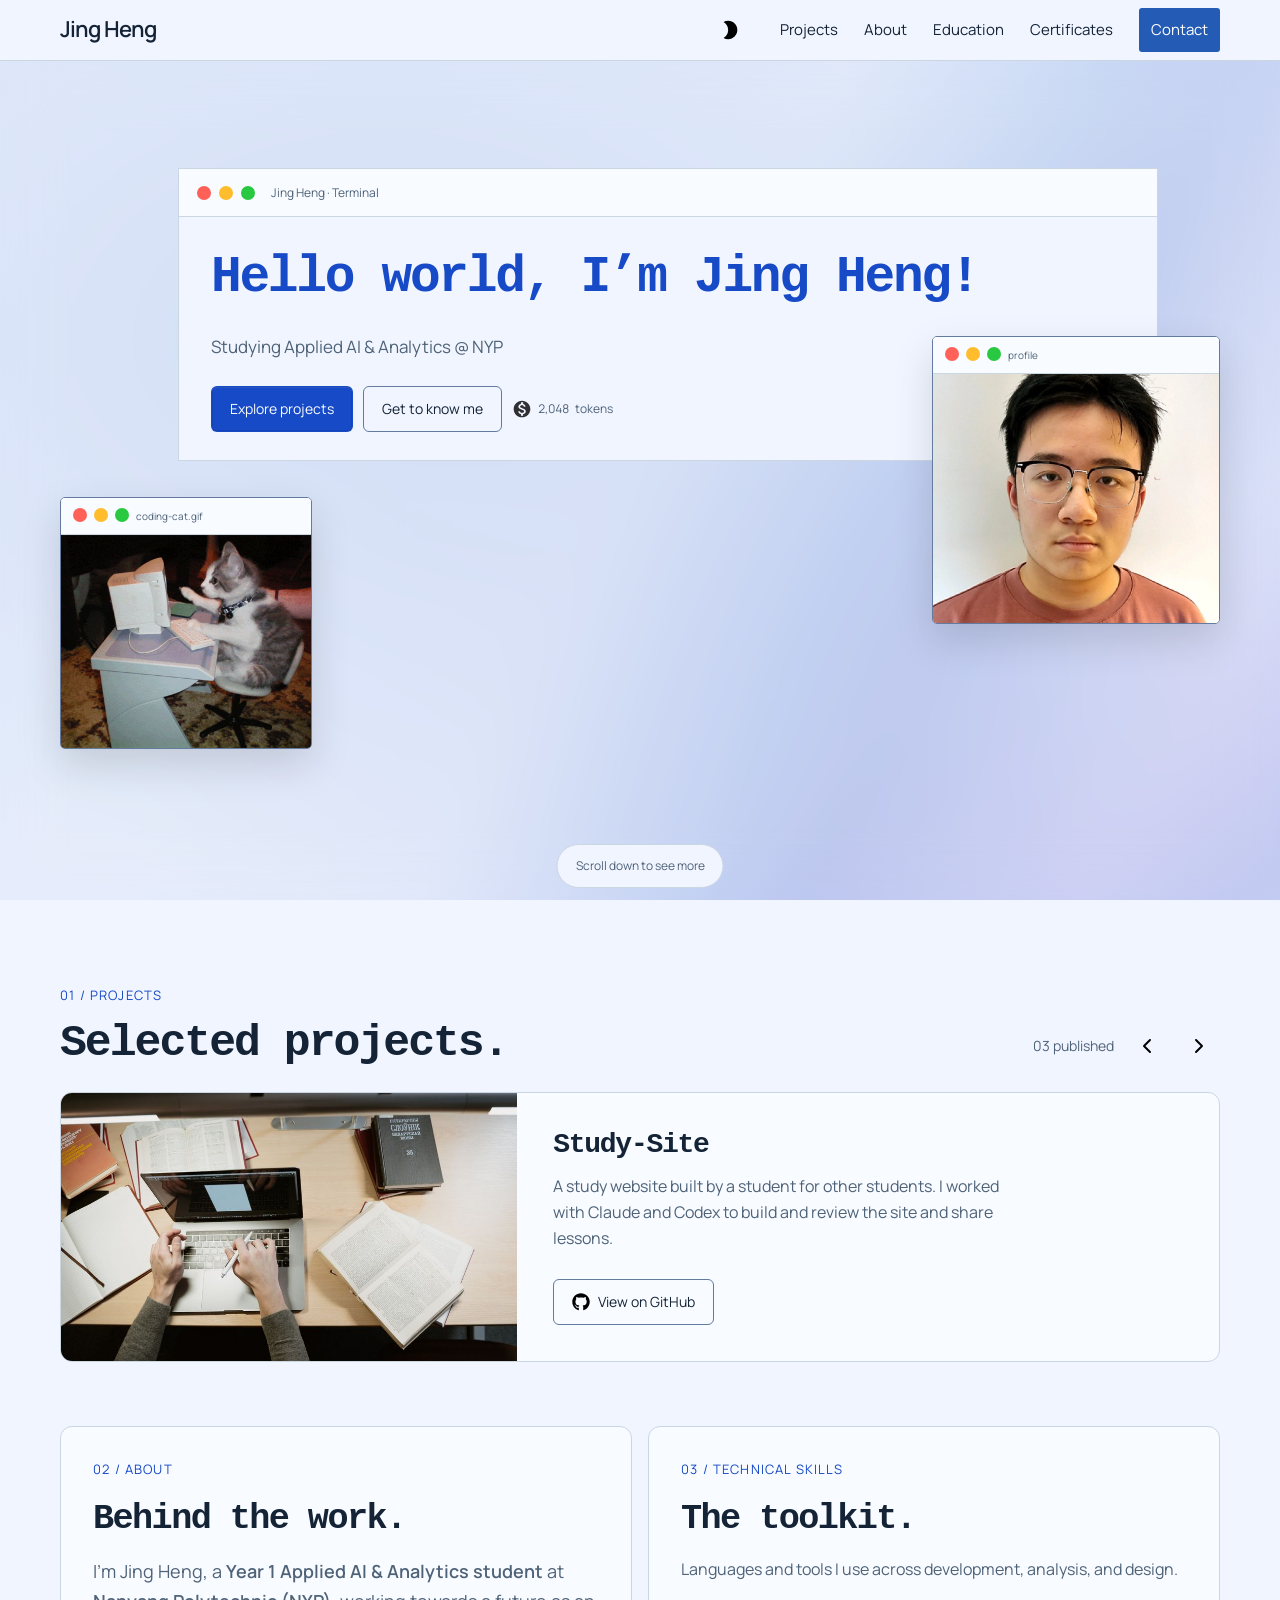
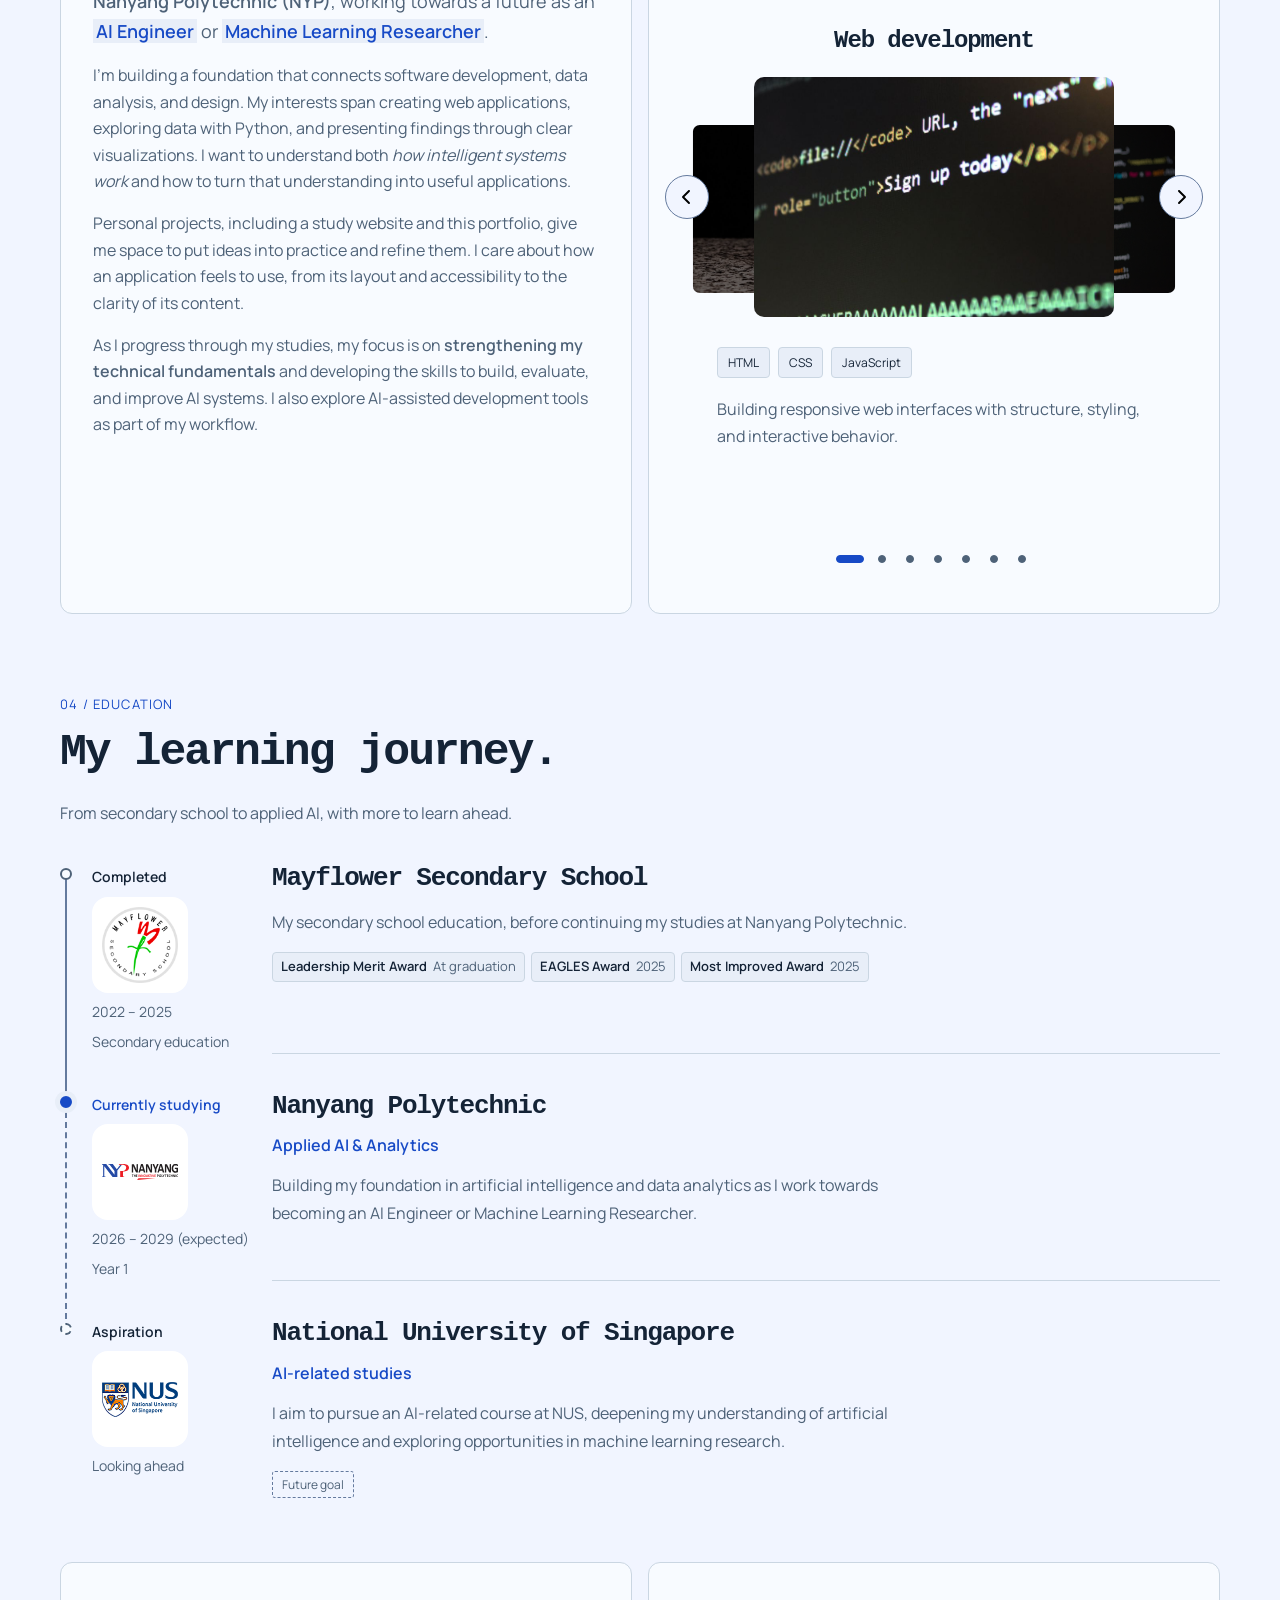
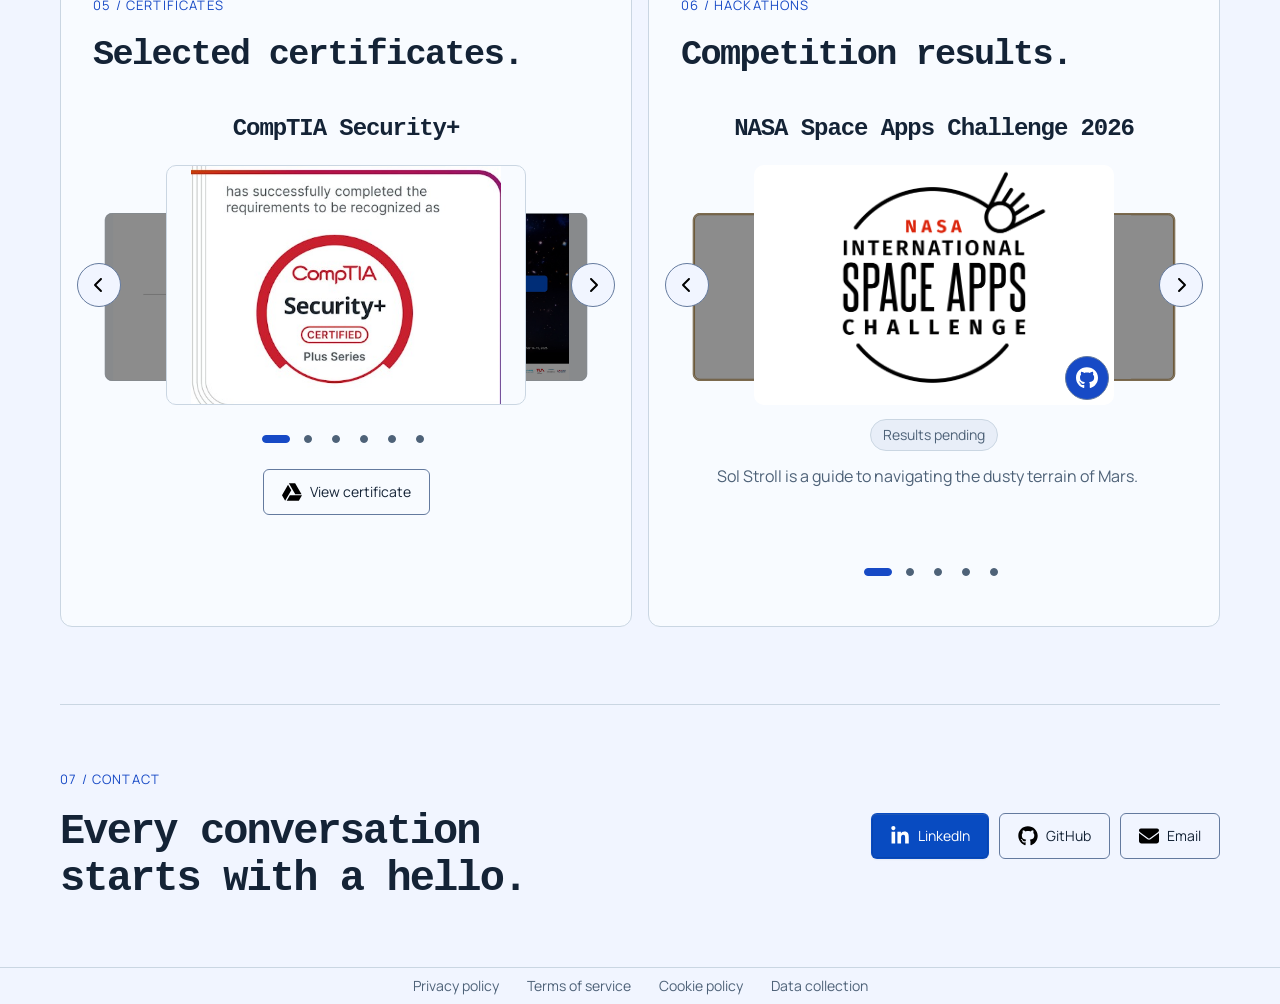
<file: index.html>
<!doctype html>
<html lang="en">
    <head>
        <meta charset="utf-8">
        <meta name="viewport" content="width=device-width, initial-scale=1">
        <title>Personal Portfolio | Jing Heng</title>
        <script src="src/portfolio-entry.js"></script>
        <noscript><meta http-equiv="refresh" content="0; url=pages/portfolio.html"></noscript>
    </head>
    <body>
        <main><a href="pages/portfolio.html">Open Jing Heng’s portfolio</a></main>
    </body>
</html>
</file>
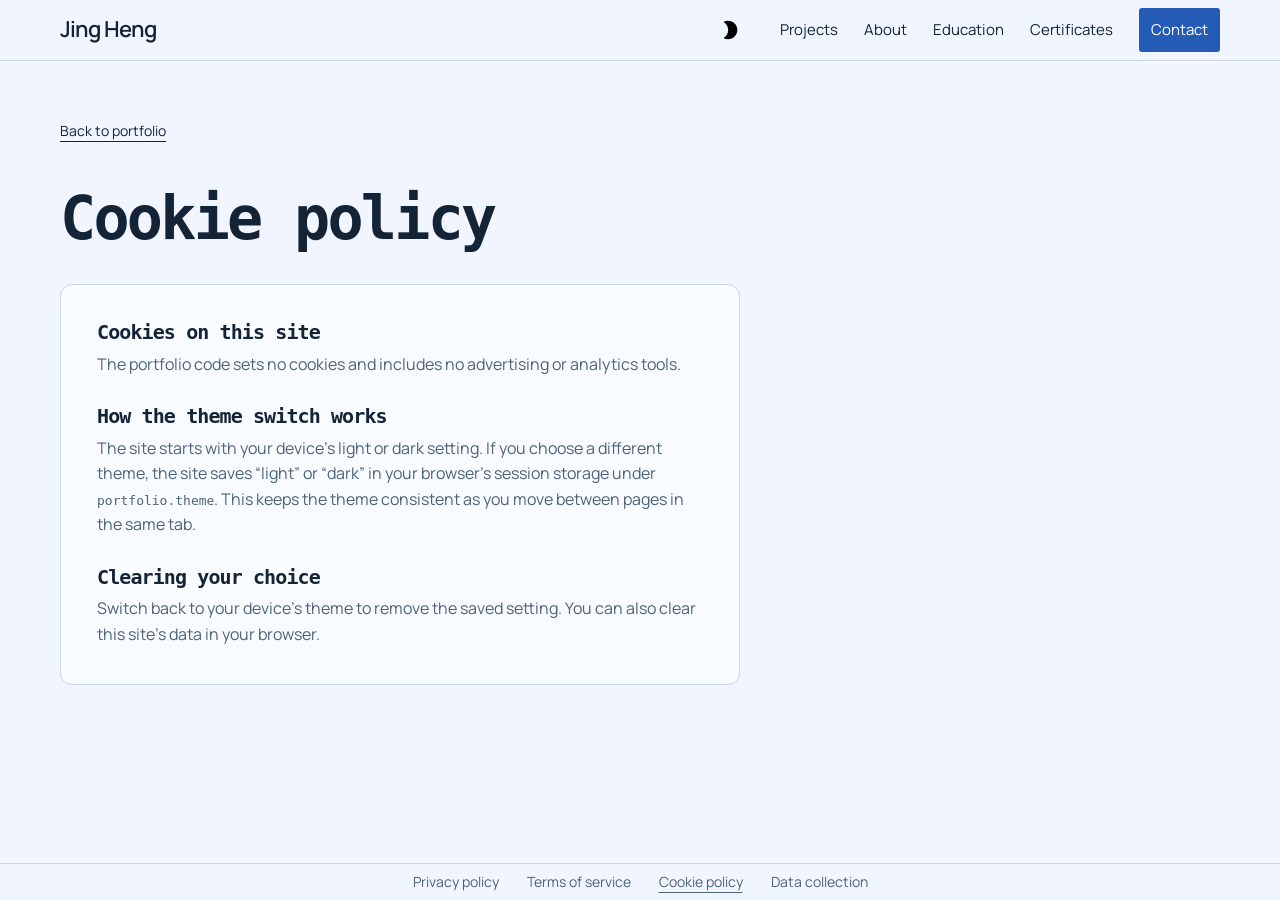
<file: pages/cookie-policy.html>
<!doctype html>
<html lang="en">
    <head>
        <meta charset="utf-8">
        <meta name="viewport" content="width=device-width, initial-scale=1">
        <meta name="description" content="Cookie policy for Jing Heng’s portfolio.">
        <title>Cookie policy | Jing Heng</title>
        <link rel="stylesheet" href="../style.css">
        <script src="../script.js" defer></script>
    </head>
    <body>
        <a class="skip-link" href="#main">Skip to content</a>
        <!-- Shared navigation: native links work without JavaScript. -->
        <header class="site-header">
            <div class="container header-inner">
                <a class="wordmark" href="portfolio.html#home" aria-label="Jing Heng, home">Jing Heng<span class="brand-caption" aria-hidden="true">/ portfolio</span></a>
                <button class="theme-toggle icon-button" type="button" aria-label="Switch to dark mode" hidden>
                    <!-- Google Material wb_sunny / brightness_2; license retained in src/licenses/. -->
                    <img class="theme-icon theme-sun" src="../src/icons/sun.svg" width="22" height="22" alt="" hidden>
                    <img class="theme-icon theme-moon" src="../src/icons/moon.svg" width="22" height="22" alt="">
                </button>
                <button class="menu-toggle icon-button" type="button" aria-label="Open menu" aria-expanded="false" aria-controls="primary-navigation" hidden>
                    <img class="menu-icon" src="../src/icons/menu.svg" width="24" height="24" alt="">
                </button>
                <nav id="primary-navigation" aria-label="Main navigation">
                    <a href="portfolio.html#experiences">Projects</a>
                    <a href="portfolio.html#about">About</a>
                    <a href="portfolio.html#education">Education</a>
                    <a href="portfolio.html#certificates">Certificates</a>
                    <a class="contact-link" href="portfolio.html#contact">Contact</a>
                </nav>
            </div>
        </header>
        <main id="main" class="container policy-page" tabindex="-1">
            <a class="text-link back-link" href="portfolio.html">Back to portfolio</a>
            <h1>Cookie policy</h1>
            <div class="policy-article">
                <h2>Cookies on this site</h2>
                <p>The portfolio code sets no cookies and includes no advertising or analytics tools.</p>
                <h2>How the theme switch works</h2>
                <p>The site starts with your device’s light or dark setting. If you choose a different theme, the site saves “light” or “dark” in your browser’s session storage under <code>portfolio.theme</code>. This keeps the theme consistent as you move between pages in the same tab.</p>
                <h2>Clearing your choice</h2>
                <p>Switch back to your device’s theme to remove the saved setting. You can also clear this site’s data in your browser.</p>
            </div>
        </main>
        <footer class="site-footer">
            <div class="container footer-inner">
                <nav aria-label="Policies and data information">
                    <a href="privacy-policy.html#main">Privacy policy</a>
                    <a href="terms-of-service.html#main">Terms of service</a>
                    <a href="#main" aria-current="page">Cookie policy</a>
                    <a href="data-collection.html#main">Data collection</a>
                </nav>
            </div>
        </footer>
    </body>
</html>
</file>
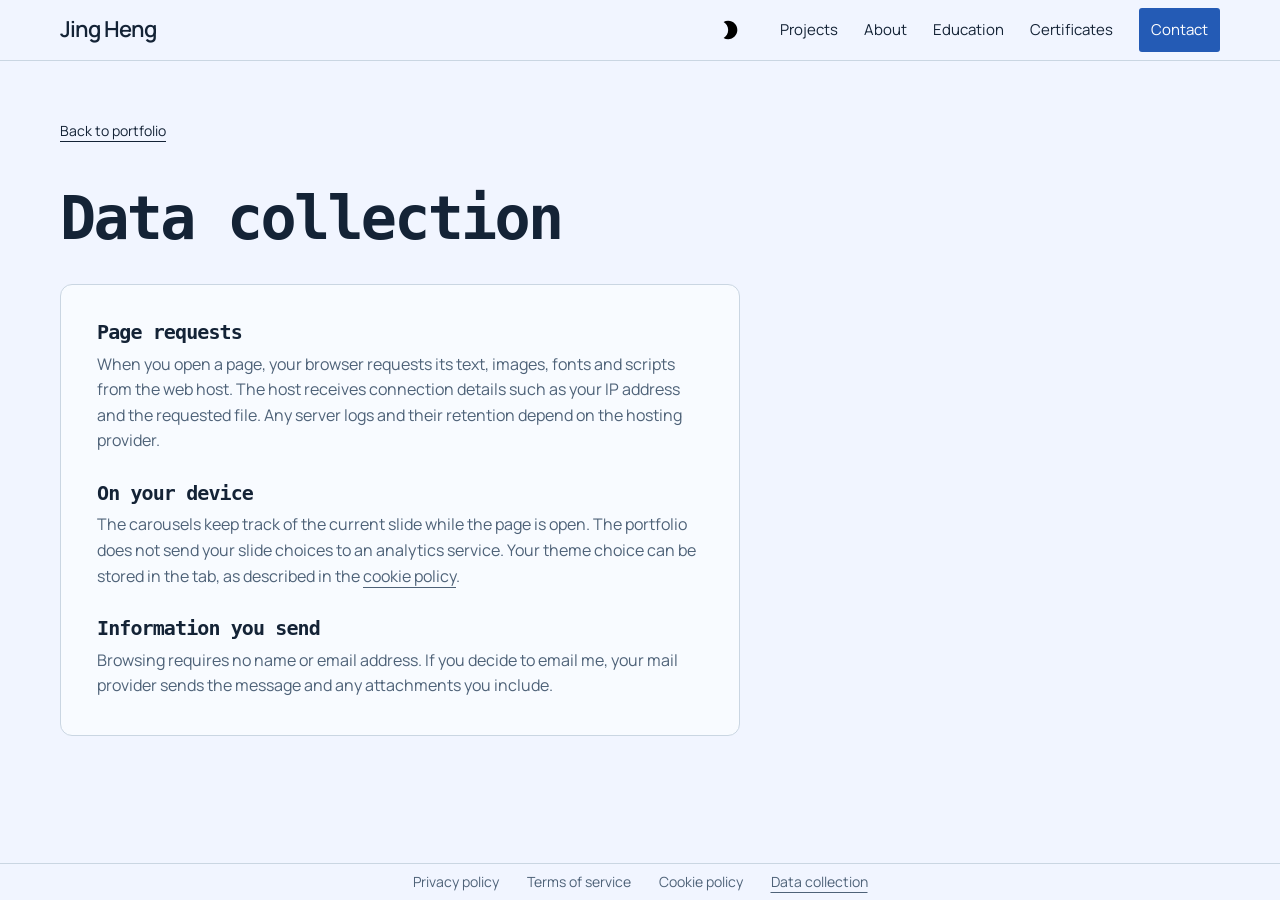
<file: pages/data-collection.html>
<!doctype html>
<html lang="en">
    <head>
        <meta charset="utf-8">
        <meta name="viewport" content="width=device-width, initial-scale=1">
        <meta name="description" content="Data collection for Jing Heng’s portfolio.">
        <title>Data collection | Jing Heng</title>
        <link rel="stylesheet" href="../style.css">
        <script src="../script.js" defer></script>
    </head>
    <body>
        <a class="skip-link" href="#main">Skip to content</a>
        <!-- Shared navigation: native links work without JavaScript. -->
        <header class="site-header">
            <div class="container header-inner">
                <a class="wordmark" href="portfolio.html#home" aria-label="Jing Heng, home">Jing Heng<span class="brand-caption" aria-hidden="true">/ portfolio</span></a>
                <button class="theme-toggle icon-button" type="button" aria-label="Switch to dark mode" hidden>
                    <!-- Google Material wb_sunny / brightness_2; license retained in src/licenses/. -->
                    <img class="theme-icon theme-sun" src="../src/icons/sun.svg" width="22" height="22" alt="" hidden>
                    <img class="theme-icon theme-moon" src="../src/icons/moon.svg" width="22" height="22" alt="">
                </button>
                <button class="menu-toggle icon-button" type="button" aria-label="Open menu" aria-expanded="false" aria-controls="primary-navigation" hidden>
                    <img class="menu-icon" src="../src/icons/menu.svg" width="24" height="24" alt="">
                </button>
                <nav id="primary-navigation" aria-label="Main navigation">
                    <a href="portfolio.html#experiences">Projects</a>
                    <a href="portfolio.html#about">About</a>
                    <a href="portfolio.html#education">Education</a>
                    <a href="portfolio.html#certificates">Certificates</a>
                    <a class="contact-link" href="portfolio.html#contact">Contact</a>
                </nav>
            </div>
        </header>
        <main id="main" class="container policy-page" tabindex="-1">
            <a class="text-link back-link" href="portfolio.html">Back to portfolio</a>
            <h1>Data collection</h1>
            <div class="policy-article">
                <h2>Page requests</h2>
                <p>When you open a page, your browser requests its text, images, fonts and scripts from the web host. The host receives connection details such as your IP address and the requested file. Any server logs and their retention depend on the hosting provider.</p>
                <h2>On your device</h2>
                <p>The carousels keep track of the current slide while the page is open. The portfolio does not send your slide choices to an analytics service. Your theme choice can be stored in the tab, as described in the <a href="cookie-policy.html#main">cookie policy</a>.</p>
                <h2>Information you send</h2>
                <p>Browsing requires no name or email address. If you decide to email me, your mail provider sends the message and any attachments you include.</p>
            </div>
        </main>
        <footer class="site-footer">
            <div class="container footer-inner">
                <nav aria-label="Policies and data information">
                    <a href="privacy-policy.html#main">Privacy policy</a>
                    <a href="terms-of-service.html#main">Terms of service</a>
                    <a href="cookie-policy.html#main">Cookie policy</a>
                    <a href="#main" aria-current="page">Data collection</a>
                </nav>
            </div>
        </footer>
    </body>
</html>
</file>
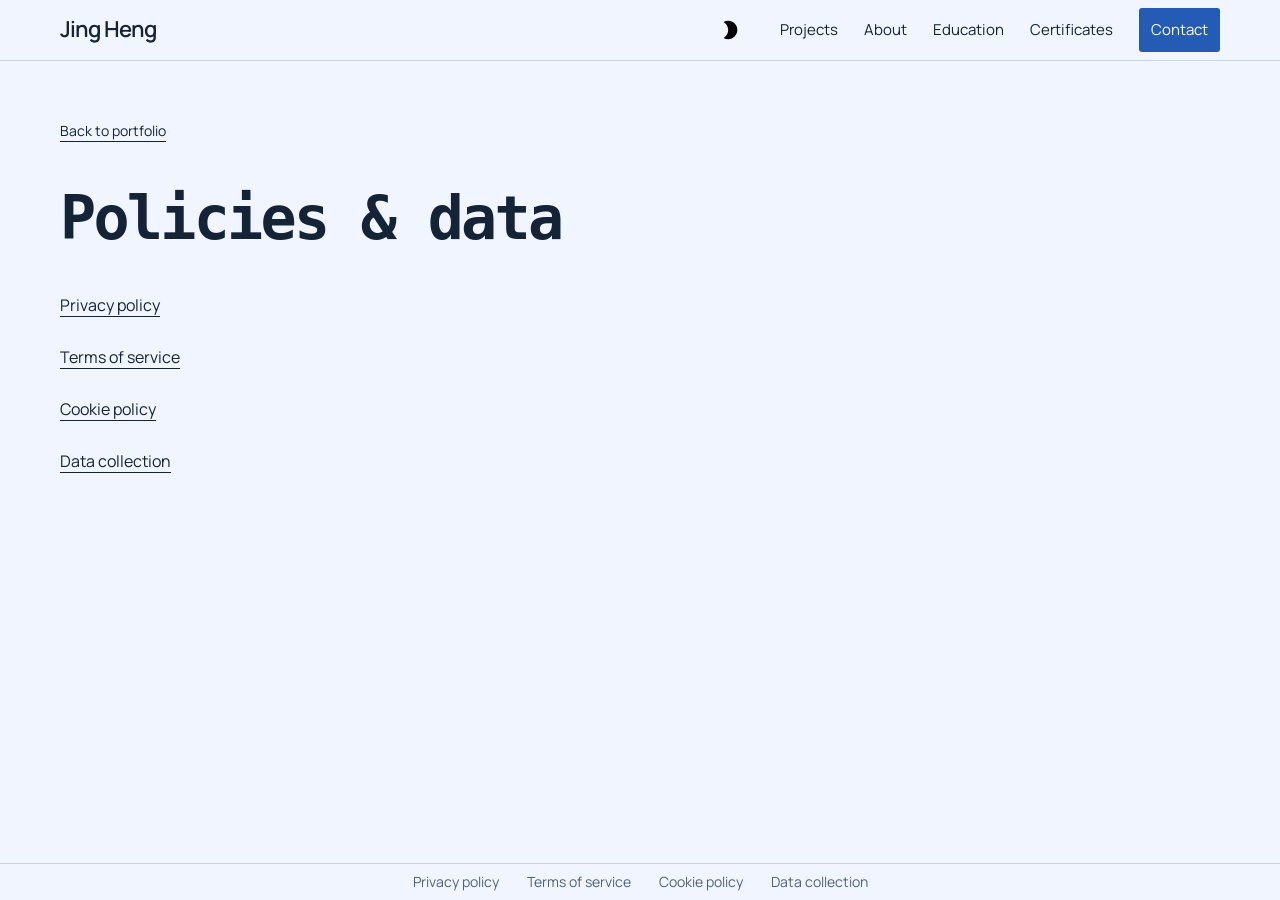
<file: pages/policies.html>
<!doctype html>
<html lang="en">
    <head>
        <meta charset="utf-8">
        <meta name="viewport" content="width=device-width, initial-scale=1">
        <meta name="description" content="Policies and data information for Jing Heng’s portfolio.">
        <title>Policies &amp; data | Jing Heng</title>
        <link rel="stylesheet" href="../style.css">
        <script src="../script.js" defer></script>
    </head>
    <body>
        <a class="skip-link" href="#main">Skip to content</a>
        <!-- Shared navigation: native links work without JavaScript. -->
        <header class="site-header">
            <div class="container header-inner">
                <a class="wordmark" href="portfolio.html#home" aria-label="Jing Heng, home">Jing Heng<span class="brand-caption" aria-hidden="true">/ portfolio</span></a>
                <button class="theme-toggle icon-button" type="button" aria-label="Switch to dark mode" hidden>
                    <!-- Google Material wb_sunny / brightness_2; license retained in src/licenses/. -->
                    <img class="theme-icon theme-sun" src="../src/icons/sun.svg" width="22" height="22" alt="" hidden>
                    <img class="theme-icon theme-moon" src="../src/icons/moon.svg" width="22" height="22" alt="">
                </button>
                <button class="menu-toggle icon-button" type="button" aria-label="Open menu" aria-expanded="false" aria-controls="primary-navigation" hidden>
                    <img class="menu-icon" src="../src/icons/menu.svg" width="24" height="24" alt="">
                </button>
                <nav id="primary-navigation" aria-label="Main navigation">
                    <a href="portfolio.html#experiences">Projects</a>
                    <a href="portfolio.html#about">About</a>
                    <a href="portfolio.html#education">Education</a>
                    <a href="portfolio.html#certificates">Certificates</a>
                    <a class="contact-link" href="portfolio.html#contact">Contact</a>
                </nav>
            </div>
        </header>
        <main id="main" class="container policy-page" tabindex="-1">
            <a class="text-link back-link" href="portfolio.html">Back to portfolio</a>
            <h1>Policies &amp; data</h1>
            <nav class="policy-index" aria-label="Choose a policy">
                <a id="privacy-policy" href="privacy-policy.html">Privacy policy</a>
                <a id="terms-of-service" href="terms-of-service.html">Terms of service</a>
                <a id="cookie-policy" href="cookie-policy.html">Cookie policy</a>
                <a id="data-collection" href="data-collection.html">Data collection</a>
            </nav>
        </main>
        <footer class="site-footer">
            <div class="container footer-inner">
                <nav aria-label="Policies and data information">
                    <a href="privacy-policy.html#main">Privacy policy</a>
                    <a href="terms-of-service.html#main">Terms of service</a>
                    <a href="cookie-policy.html#main">Cookie policy</a>
                    <a href="data-collection.html#main">Data collection</a>
                </nav>
            </div>
        </footer>
    </body>
</html>
</file>
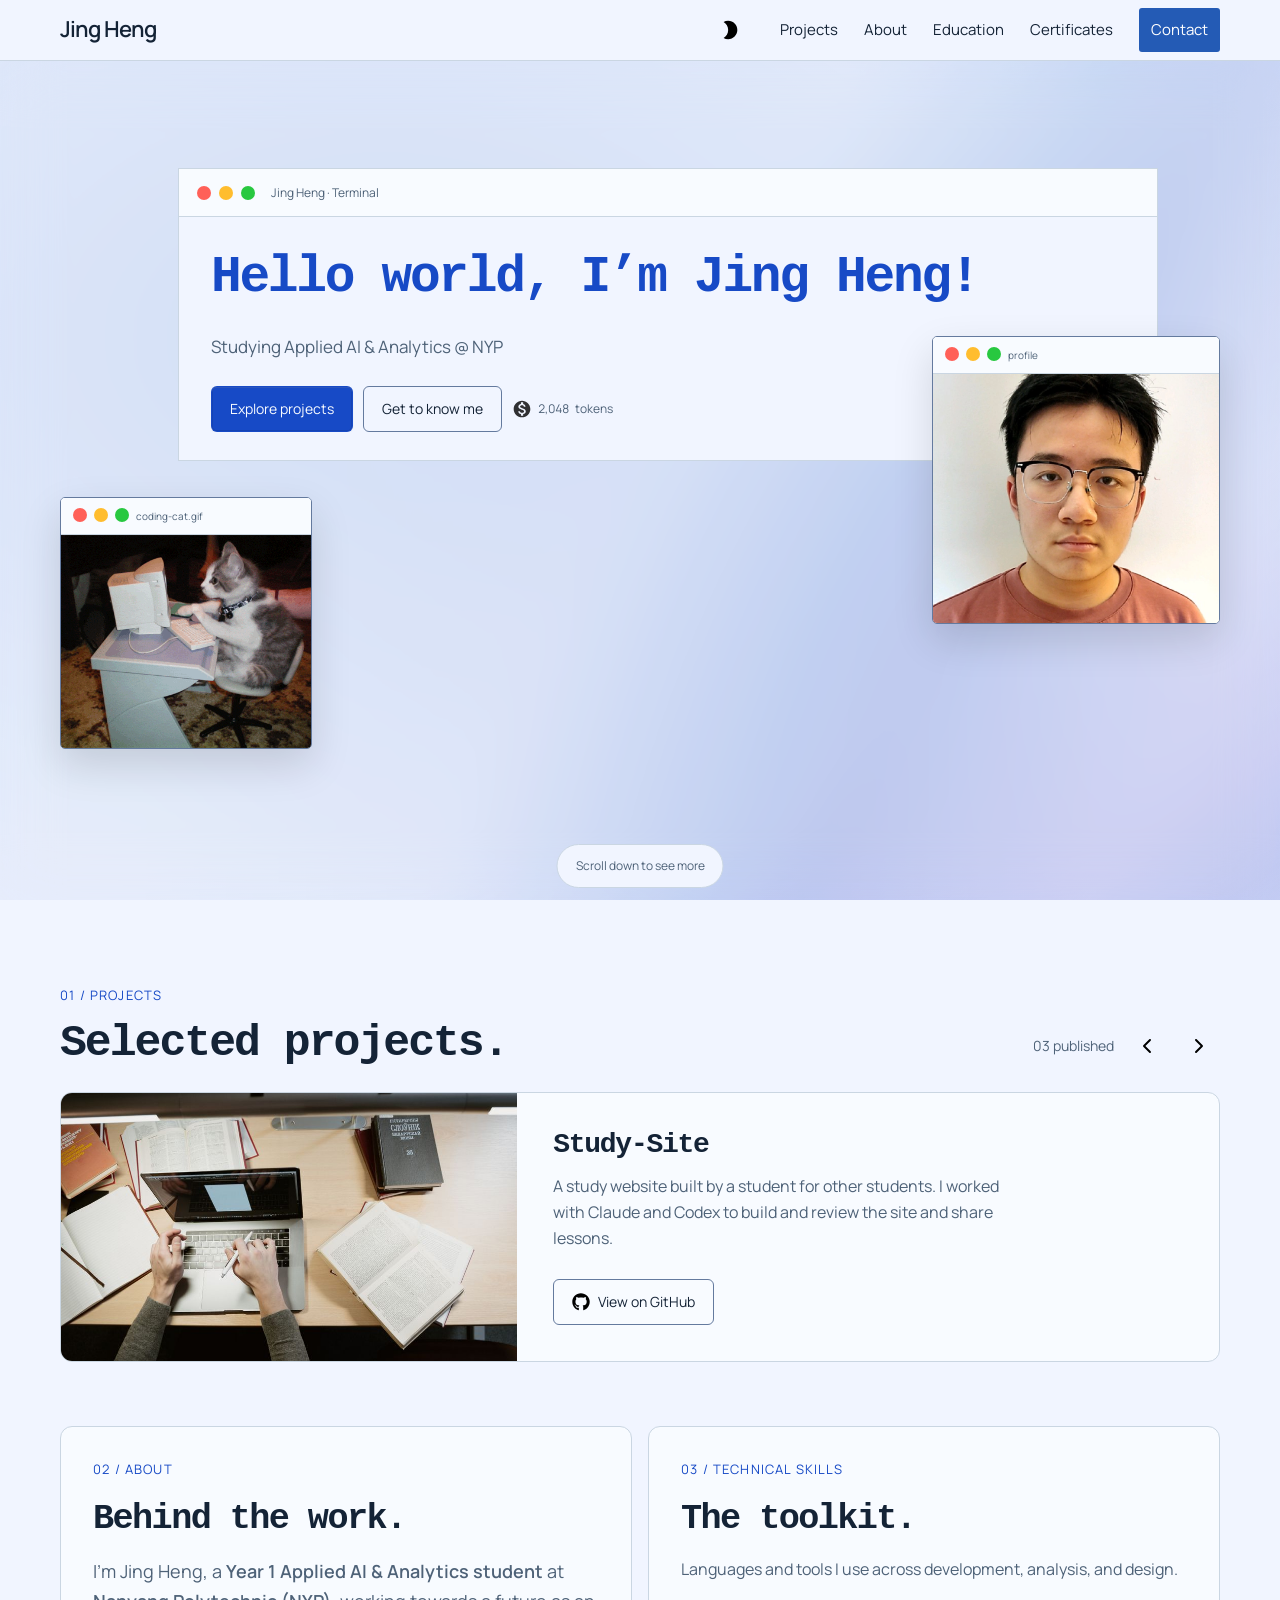
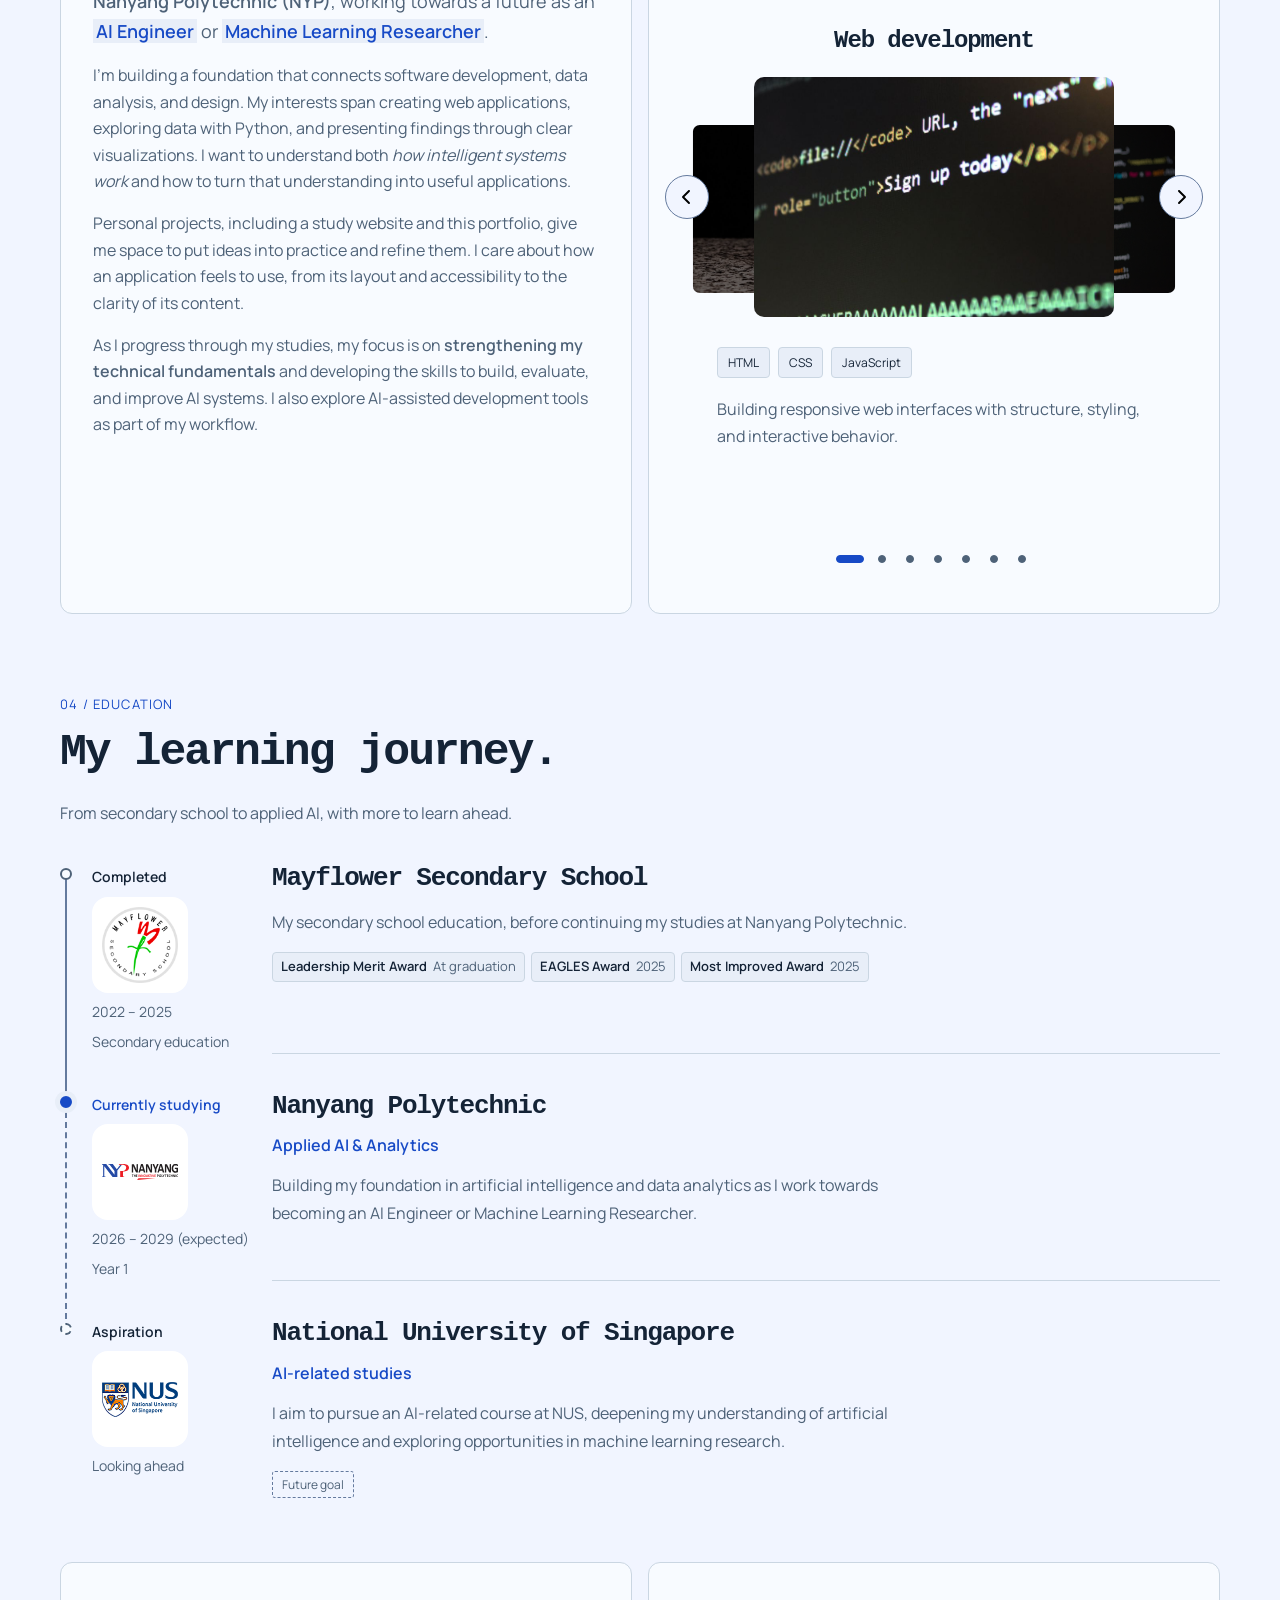
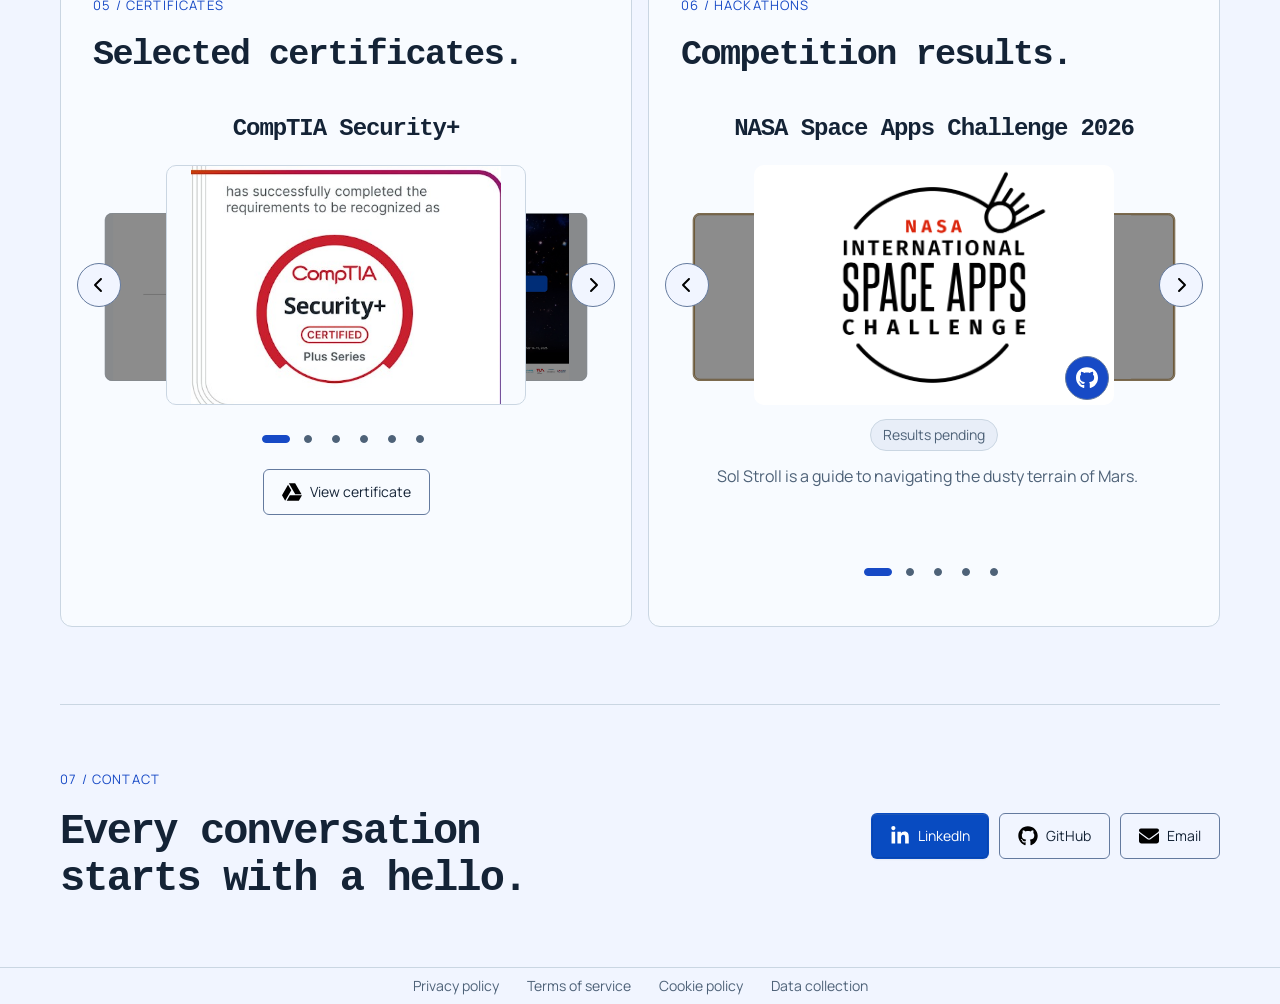
<file: pages/portfolio.html>
<!doctype html>
<html lang="en"><head>
        <meta charset="utf-8">
        <meta name="viewport" content="width=device-width, initial-scale=1">
        <meta name="description" content="Jing’s personal portfolio. Projects, background, skills, and contact information.">
        <title>Personal Portfolio | Jing Heng</title>
        <link rel="stylesheet" href="../style.css">
        <script src="../script.js" defer=""></script>
    </head>
    <body>
        <a class="skip-link" href="#main">Skip to content</a>
        <!-- Shared navigation: native links work without JavaScript. -->
        <header class="site-header">
            <div class="container header-inner">
                <a class="wordmark" href="#home" aria-label="Jing Heng, home">Jing Heng<span class="brand-caption" aria-hidden="true">/ portfolio</span></a>
                <button class="theme-toggle icon-button" type="button" aria-label="Theme: Dark. Switch to light mode" title="Switch to light mode" hidden="">
                    <!-- Google Material wb_sunny / brightness_2; license retained in src/licenses/. -->
                    <img class="theme-icon theme-sun" src="../src/icons/sun.svg" width="22" height="22" alt="" hidden="">
                    <img class="theme-icon theme-moon" src="../src/icons/moon.svg" width="22" height="22" alt="">
                </button>
                <button class="menu-toggle icon-button" type="button" aria-label="Open menu" aria-expanded="false" aria-controls="primary-navigation" hidden="">
                    <img class="menu-icon" src="../src/icons/menu.svg" width="24" height="24" alt="">
                </button>
                <nav id="primary-navigation" aria-label="Main navigation">
                    <a href="#experiences">Projects</a>
                    <a href="#about">About</a>
                    <a href="#education">Education</a>
                    <a href="#certificates">Certificates</a>
                    <a class="contact-link" href="#contact">Contact</a>
                </nav>
            </div>
        </header>
        <main id="main" tabindex="-1">
            <div id="home" class="landing-slot" tabindex="-1">
            <section class="hero container" aria-labelledby="home-title">
                <div class="hero-stage">
                    <div class="hero-copy">
                        <!-- Decorative macOS-style window controls. -->
                        <div class="terminal-topbar" aria-hidden="true">
                            <span class="window-control window-close"></span>
                            <span class="window-control window-minimize"></span>
                            <span class="window-control window-restore"></span>
                            <span class="window-caption">Jing Heng · Terminal</span>
                        </div>
                        <h1 id="home-title">Hello world, I&#8217;m Jing Heng!</h1>
                        <div class="terminal-details">
                            <div class="terminal-details-inner">
                                <p class="hero-intro">Studying Applied AI &amp; Analytics @ NYP</p>
                                <div class="hero-actions">
                                    <a class="button button-primary" href="#experiences">Explore projects</a>
                                    <a class="button button-secondary" href="#about">Get to know me</a>
                                    <span class="token-count" aria-hidden="true"><img src="../src/icons/coin.svg" width="20" height="20" alt=""><span class="token-value">2,048</span><span>tokens</span></span>
                                </div>
                            </div>
                        </div>
                    </div>
                    <div class="satellite-window portrait-window">
                        <div class="satellite-topbar" aria-hidden="true">
                            <span class="window-control window-close"></span>
                            <span class="window-control window-minimize"></span>
                            <span class="window-control window-restore"></span>
                            <span class="window-caption">profile</span>
                        </div>
                        <a class="portrait-link" href="https://www.linkedin.com/in/teh-jing-heng-3aa589407/" target="_blank" rel="noopener noreferrer" aria-label="Visit Jing Heng on LinkedIn">
                            <img src="../src/images/linkedin-profile.png" alt="Jing Heng" width="400" height="400">
                        </a>
                    </div>
                    <div class="satellite-window cat-window" aria-hidden="true">
                        <div class="satellite-topbar" aria-hidden="true">
                            <span class="window-control window-close"></span>
                            <span class="window-control window-minimize"></span>
                            <span class="window-control window-restore"></span>
                            <span class="window-caption">coding-cat.gif</span>
                        </div>
                        <picture class="cat-media">
                            <source media="(prefers-reduced-motion: reduce), (max-width: 767px), (max-height: 639px)" srcset="../src/images/coding-cat-still.png">
                            <img src="../src/gifs/coding-cat.gif" alt="Animated cat coding" width="256" height="256">
                        </picture>
                    </div>
                </div>
                <a class="scroll-hint" href="#experiences">Scroll down to see more</a>
            </section>

            </div>
            <div class="page-content">
            <div class="container">
            <section id="experiences" aria-labelledby="experiences-title" tabindex="-1">
                <div class="section-heading">
                    <div>
                        <p class="eyebrow">01 / Projects</p>
                        <h2 id="experiences-title">Selected projects.</h2>
                    </div>
                    <div class="project-heading-actions">
                        <span class="count-label mono">03 published</span>
                        <div class="slideshow-controls" hidden>
                            <button class="icon-button" type="button" data-slide-previous aria-label="Previous project" aria-controls="project-slides"><img src="../src/icons/chevron-left.svg" width="16" height="16" alt=""></button>
                            <button class="icon-button" type="button" data-slide-next aria-label="Next project" aria-controls="project-slides"><img src="../src/icons/chevron-right.svg" width="16" height="16" alt=""></button>
                        </div>
                    </div>
                </div>
                <section id="projects" class="project-slideshow" aria-roledescription="carousel" aria-label="Pinned projects">
                    <div id="project-slides" class="project-slides">
                        <article class="project-slide project-placeholder">
                            <div class="project-visual"><img src="../src/images/project-study.jpg" alt="" decoding="async"></div>
                            <div class="project-copy">
                                <h3>Study-Site</h3>
                                <p class="project-description">A study website built by a student for other students. I worked with Claude and Codex to build and review the site and share lessons.</p>
                                <a class="button button-secondary" href="https://github.com/Git-67/Study-Site" aria-label="View Study-Site on GitHub"><img src="../src/icons/github.svg" width="18" height="18" alt="">View on GitHub</a>
                            </div>
                        </article>
                        <article class="project-slide project-placeholder">
                            <div class="project-visual"><img src="../src/images/project-mars.jpg" alt="" decoding="async"></div>
                            <div class="project-copy">
                                <span class="status-tag">Hackathon</span>
                                <h3>NASA-Space-Apps-26</h3>
                                <p class="project-description">Sol Stroll is a survival guide for astronauts exploring Mars. It focuses on navigating the planet&#8217;s dusty terrain and harsh conditions.</p>
                                <a class="button button-secondary" href="https://github.com/Git-67/NASA-Space-Apps-26" aria-label="View NASA-Space-Apps-26 on GitHub"><img src="../src/icons/github.svg" width="18" height="18" alt="">View on GitHub</a>
                            </div>
                        </article>
                        <article class="project-slide project-placeholder">
                            <div class="project-visual"><img src="../src/images/project-audio.jpg" alt="" decoding="async"></div>
                            <div class="project-copy">
                                <h3>Horrible-Alexa</h3>
                                <p class="project-description">A homemade desktop assistant that adjusts screen brightness and volume, queues music, and chats with the user.</p>
                                <a class="button button-secondary" href="https://github.com/Git-67/Horrible-Alexa" aria-label="View Horrible-Alexa on GitHub"><img src="../src/icons/github.svg" width="18" height="18" alt="">View on GitHub</a>
                            </div>
                        </article>
                    </div>
                    <span class="slideshow-status toolkit-status" role="status" aria-atomic="true"></span>
                </section>
            </section>

            <div class="profile-grid">
                <section id="about" class="info-panel about-panel" aria-labelledby="about-title" tabindex="-1">
                    <p class="eyebrow">02 / About</p>
                    <h2 id="about-title">Behind the work.</h2>
                    <p class="about-intro">I&#8217;m Jing Heng, a <strong>Year 1 Applied AI &amp; Analytics student</strong> at <strong>Nanyang Polytechnic (NYP)</strong>, working towards a future as an <strong class="about-highlight">AI Engineer</strong> or <strong class="about-highlight">Machine Learning Researcher</strong>.</p>
                    <p>I&#8217;m building a foundation that connects software development, data analysis, and design. My interests span creating web applications, exploring data with Python, and presenting findings through clear visualizations. I want to understand both <em>how intelligent systems work</em> and how to turn that understanding into useful applications.</p>
                    <p>Personal projects, including a study website and this portfolio, give me space to put ideas into practice and refine them. I care about how an application feels to use, from its layout and accessibility to the clarity of its content.</p>
                    <p>As I progress through my studies, my focus is on <strong>strengthening my technical fundamentals</strong> and developing the skills to build, evaluate, and improve AI systems. I also explore AI-assisted development tools as part of my workflow.</p>
                </section>
                <section id="skills" class="info-panel skills-panel" aria-labelledby="skills-title" tabindex="-1">
                    <p class="eyebrow">03 / Technical Skills</p>
                    <h2 id="skills-title">The toolkit.</h2>
                    <p>Languages and tools I use across development, analysis, and design.</p>
                    <div class="toolkit-carousel" role="region" aria-roledescription="carousel" aria-label="Skill categories">
                        <div class="toolkit-track" id="toolkit-track" role="group" tabindex="0" aria-label="Skill categories, use left and right arrow keys">
                            <article class="toolkit-slide" aria-roledescription="slide" aria-label="1 of 7: Web development">
                                <h3>Web development</h3>
                                <div class="toolkit-image"><img src="../src/images/toolkit-web.jpg" width="900" height="600" alt="HTML and CSS source code on a screen" decoding="async" draggable="false"></div>
                                <ul class="toolkit-badges" aria-label="Web development tools"><li>HTML</li><li>CSS</li><li>JavaScript</li></ul>
                                <p>Building responsive web interfaces with structure, styling, and interactive behavior.</p>
                            </article>
                            <article class="toolkit-slide" aria-roledescription="slide" aria-label="2 of 7: Python">
                                <h3>Python</h3>
                                <div class="toolkit-image"><img src="../src/images/toolkit-python.jpg" width="900" height="600" alt="Python source code displayed on a screen" decoding="async" draggable="false"></div>
                                <ul class="toolkit-badges" aria-label="Python tools"><li>Python</li><li>Flask</li><li>NumPy</li><li>Matplotlib</li><li>socket</li></ul>
                                <p>Programming for web backends, numerical computing, plotting data, and network communication.</p>
                            </article>
                            <article class="toolkit-slide" aria-roledescription="slide" aria-label="3 of 7: Networking &amp; analysis">
                                <h3>Networking &amp; analysis</h3>
                                <div class="toolkit-image"><img src="../src/images/toolkit-network.jpg" width="900" height="600" alt="Network cables connected to equipment" decoding="async" draggable="false"></div>
                                <ul class="toolkit-badges" aria-label="Networking &amp; analysis tools"><li>Wireshark</li><li>Cisco Packet Tracer</li></ul>
                                <p>Inspecting network traffic and simulating networks to understand connections and investigate communication problems.</p>
                            </article>
                            <article class="toolkit-slide" aria-roledescription="slide" aria-label="4 of 7: Data visualization">
                                <h3>Data visualization</h3>
                                <div class="toolkit-image"><img src="../src/images/toolkit-data.jpg" width="900" height="600" alt="Laptop displaying data charts" decoding="async" draggable="false"></div>
                                <ul class="toolkit-badges" aria-label="Data visualization tools"><li>Tableau</li><li>Power BI</li></ul>
                                <p>Turning data into charts and dashboards that make patterns, comparisons, and findings easier to understand.</p>
                            </article>
                            <article class="toolkit-slide" aria-roledescription="slide" aria-label="5 of 7: Version control">
                                <h3>Version control</h3>
                                <div class="toolkit-image"><img src="../src/images/toolkit-version.jpg" width="900" height="600" alt="Colleagues reviewing work together on a laptop" decoding="async" draggable="false"></div>
                                <ul class="toolkit-badges" aria-label="Version control tools"><li>Git</li><li>GitHub</li></ul>
                                <p>Tracking code changes, managing branches, and keeping project history organized for individual and collaborative work.</p>
                            </article>
                            <article class="toolkit-slide" aria-roledescription="slide" aria-label="6 of 7: Wireframing &amp; design">
                                <h3>Wireframing &amp; design</h3>
                                <div class="toolkit-image"><img src="../src/images/toolkit-design.jpg" width="900" height="600" alt="Website wireframe sketched on paper" decoding="async" draggable="false"></div>
                                <ul class="toolkit-badges" aria-label="Wireframing &amp; design tools"><li>Figma</li><li>Adobe Express</li></ul>
                                <p>Planning page layouts and creating visual concepts to explore how an interface should look and work.</p>
                            </article>
                            <article class="toolkit-slide" aria-roledescription="slide" aria-label="7 of 7: AI-assisted development">
                                <h3>AI-assisted development</h3>
                                <div class="toolkit-image"><img src="../src/images/toolkit-ai.jpg" width="900" height="600" alt="Laptop displaying an AI chat interface" decoding="async" draggable="false"></div>
                                <ul class="toolkit-badges" aria-label="AI-assisted development tools"><li>Claude Code</li><li>Codex</li><li>Kiro</li><li>Dependabot</li></ul>
                                <p>Using AI coding tools to explore ideas and support implementation and debugging, alongside Dependabot for automated dependency updates. Review and testing remain part of the process.</p>
                            </article>
                        </div>
                        <button class="toolkit-arrow toolkit-previous icon-button" type="button" aria-label="Previous skill category" aria-controls="toolkit-track" hidden><img src="../src/icons/chevron-left.svg" width="16" height="16" alt=""></button>
                        <button class="toolkit-arrow toolkit-next icon-button" type="button" aria-label="Next skill category" aria-controls="toolkit-track" hidden><img src="../src/icons/chevron-right.svg" width="16" height="16" alt=""></button>
                        <div class="toolkit-pagination" hidden>
                            <div class="toolkit-dots" role="group" aria-label="Choose a skill category">
                                <button class="toolkit-dot" type="button" aria-label="Show Web development" aria-controls="toolkit-track" aria-current="true" data-toolkit-index="0"><span></span></button>
                                <button class="toolkit-dot" type="button" aria-label="Show Python" aria-controls="toolkit-track" data-toolkit-index="1"><span></span></button>
                                <button class="toolkit-dot" type="button" aria-label="Show Networking &amp; analysis" aria-controls="toolkit-track" data-toolkit-index="2"><span></span></button>
                                <button class="toolkit-dot" type="button" aria-label="Show Data visualization" aria-controls="toolkit-track" data-toolkit-index="3"><span></span></button>
                                <button class="toolkit-dot" type="button" aria-label="Show Version control" aria-controls="toolkit-track" data-toolkit-index="4"><span></span></button>
                                <button class="toolkit-dot" type="button" aria-label="Show Wireframing &amp; design" aria-controls="toolkit-track" data-toolkit-index="5"><span></span></button>
                                <button class="toolkit-dot" type="button" aria-label="Show AI-assisted development" aria-controls="toolkit-track" data-toolkit-index="6"><span></span></button>
                            </div>
                        </div>
                        <span class="toolkit-status" role="status" aria-live="polite" aria-atomic="true"></span>
                    </div>
                </section>
            </div>

            <section id="education" class="education-section" aria-labelledby="education-title" tabindex="-1">
                <div class="section-heading">
                    <div>
                        <p class="eyebrow">04 / Education</p>
                        <h2 id="education-title">My learning journey.</h2>
                    </div>
                </div>
                <p class="education-intro">From secondary school to applied AI, with more to learn ahead.</p>
                <ol class="education-timeline" aria-label="Education journey">
                    <li class="education-step">
                        <div class="education-stage"><span class="education-status">Completed</span><div class="education-logo"><img src="../src/images/mayflower-logo.png" alt="" decoding="async" width="96" height="96"></div><span>2022 &ndash; 2025</span><span>Secondary education</span></div>
                        <div class="education-detail">
                            <h3>Mayflower Secondary School</h3>
                            <p>My secondary school education, before continuing my studies at Nanyang Polytechnic.</p>
                            <ul class="education-awards" aria-label="Mayflower achievements">
                                <li><strong>Leadership Merit Award</strong><span>At graduation</span></li>
                                <li><strong>EAGLES Award</strong><span>2025</span></li>
                                <li><strong>Most Improved Award</strong><span>2025</span></li>
                            </ul>
                        </div>
                    </li>
                    <li class="education-step education-current" aria-current="step">
                        <div class="education-stage"><span class="education-status">Currently studying</span><div class="education-logo"><img src="../src/images/nyp-logo.svg" alt="" decoding="async" width="96" height="96"></div><span>2026 &ndash; 2029 (expected)</span><span>Year 1</span></div>
                        <div class="education-detail">
                            <h3>Nanyang Polytechnic</h3>
                            <p class="education-course">Applied AI &amp; Analytics</p>
                            <p>Building my foundation in artificial intelligence and data analytics as I work towards becoming an AI Engineer or Machine Learning Researcher.</p>
                        </div>
                    </li>
                    <li class="education-step education-future">
                        <div class="education-stage"><span class="education-status">Aspiration</span><div class="education-logo"><img src="../src/images/nus-logo.png" alt="" decoding="async" width="96" height="96"></div><span>Looking ahead</span></div>
                        <div class="education-detail">
                            <h3>National University of Singapore</h3>
                            <p class="education-course">AI-related studies</p>
                            <p>I aim to pursue an AI-related course at NUS, deepening my understanding of artificial intelligence and exploring opportunities in machine learning research.</p>
                            <span class="education-note">Future goal</span>
                        </div>
                    </li>
                </ol>
            </section>

            <div class="experience-pair">
                <section id="certificates" class="experience-entry info-panel" aria-labelledby="certificates-title">
                    <p class="eyebrow">05 / Certificates</p>
                    <h2 id="certificates-title">Selected certificates.</h2>
                    <div class="toolkit-carousel certificate-carousel" role="group" aria-roledescription="carousel" aria-labelledby="certificates-title">
                        <div class="toolkit-track" id="certificate-track" role="group" tabindex="0" aria-label="Certificates, use left and right arrow keys">
                            <article class="toolkit-slide" aria-roledescription="slide" aria-label="1 of 6">
                                <h3>CompTIA Security+</h3>
                                <div class="toolkit-image"><img src="../src/images/certificate-security-plus.jpg" width="468" height="360" alt="" loading="lazy" decoding="async" draggable="false"></div>
                                <a class="button button-secondary" href="https://drive.google.com/file/d/11o-NJp-uMJ8DhgDAoGxEm4fRONXbXLfm/view" rel="noreferrer" aria-label="View certificate for CompTIA Security+"><img src="../src/icons/google-drive.svg" width="20" height="20" alt="">View certificate</a>
                            </article>
                            <article class="toolkit-slide" aria-roledescription="slide" aria-label="2 of 6">
                                <h3>NASA Space Apps Challenge 2026</h3>
                                <div class="toolkit-image"><img src="../src/images/certificate-space-apps.jpg" width="850" height="657" alt="" loading="lazy" decoding="async" draggable="false"></div>
                                <a class="button button-secondary" href="https://drive.google.com/file/d/1elTOr8-08MSxDagpPi4xHlcdHDEC9HPn/view" rel="noreferrer" aria-label="View certificate for NASA Space Apps Challenge 2026"><img src="../src/icons/google-drive.svg" width="20" height="20" alt="">View certificate</a>
                            </article>
                            <article class="toolkit-slide" aria-roledescription="slide" aria-label="3 of 6">
                                <h3>Google.org AI Ready</h3>
                                <div class="toolkit-image"><img src="../src/images/certificate-ai-ready.jpg" width="850" height="653" alt="" loading="lazy" decoding="async" draggable="false"></div>
                                <a class="button button-secondary" href="https://drive.google.com/file/d/1b0rT1aQ4XL1ZeWjL0Et_DvUnyoSqAG1r/view" rel="noreferrer" aria-label="View certificate for Google.org AI Ready"><img src="../src/icons/google-drive.svg" width="20" height="20" alt="">View certificate</a>
                            </article>
                            <article class="toolkit-slide" aria-roledescription="slide" aria-label="4 of 6">
                                <h3>BuildingBloCS 2025 June Conference Runner-Up</h3>
                                <div class="toolkit-image"><img src="../src/images/certificate-buildingblocs.jpg" width="587" height="409" alt="" loading="lazy" decoding="async" draggable="false"></div>
                                <a class="button button-secondary" href="https://drive.google.com/file/d/1RZ2BA5YzUvWLpy460zjQgSL6MmqEu3SQ/view" rel="noreferrer" aria-label="View certificate for BuildingBloCS 2025 June Conference Runner-Up"><img src="../src/icons/google-drive.svg" width="20" height="20" alt="">View certificate</a>
                            </article>
                            <article class="toolkit-slide" aria-roledescription="slide" aria-label="5 of 6">
                                <h3>PCEP (Certified Entry-Level Python Programmer)</h3>
                                <div class="toolkit-image"><img src="../src/images/certificate-pcep.jpg" width="850" height="455" alt="" loading="lazy" decoding="async" draggable="false"></div>
                                <a class="button button-secondary" href="https://drive.google.com/file/d/1m1TPpPV1orqhkDi9Tj9R85U57i1MYit6/view" rel="noreferrer" aria-label="View certificate for PCEP (Certified Entry-Level Python Programmer)"><img src="../src/icons/google-drive.svg" width="20" height="20" alt="">View certificate</a>
                            </article>
                            <article class="toolkit-slide" aria-roledescription="slide" aria-label="6 of 6">
                                <h3>SIM LSE Data Analytics</h3>
                                <div class="toolkit-image"><img src="../src/images/certificate-sim-lse.jpg" width="850" height="601" alt="" loading="lazy" decoding="async" draggable="false"></div>
                                <a class="button button-secondary" href="https://drive.google.com/file/d/15WmMDandLOyytR3pt6hQ2JzCHq3JqOMM/view" rel="noreferrer" aria-label="View certificate for SIM LSE Data Analytics"><img src="../src/icons/google-drive.svg" width="20" height="20" alt="">View certificate</a>
                            </article>
                        </div>
                        <button class="toolkit-arrow toolkit-previous icon-button" type="button" aria-label="Previous certificate" aria-controls="certificate-track" hidden><img src="../src/icons/chevron-left.svg" width="16" height="16" alt=""></button>
                        <button class="toolkit-arrow toolkit-next icon-button" type="button" aria-label="Next certificate" aria-controls="certificate-track" hidden><img src="../src/icons/chevron-right.svg" width="16" height="16" alt=""></button>
                        <div class="toolkit-pagination" hidden>
                            <div class="toolkit-dots" role="group" aria-label="Choose a certificate">
                                <button class="toolkit-dot" type="button" aria-label="Show CompTIA Security+" aria-controls="certificate-track"><span></span></button>
                                <button class="toolkit-dot" type="button" aria-label="Show NASA Space Apps Challenge 2026" aria-controls="certificate-track"><span></span></button>
                                <button class="toolkit-dot" type="button" aria-label="Show Google.org AI Ready" aria-controls="certificate-track"><span></span></button>
                                <button class="toolkit-dot" type="button" aria-label="Show BuildingBloCS 2025 June Conference Runner-Up" aria-controls="certificate-track"><span></span></button>
                                <button class="toolkit-dot" type="button" aria-label="Show PCEP (Certified Entry-Level Python Programmer)" aria-controls="certificate-track"><span></span></button>
                                <button class="toolkit-dot" type="button" aria-label="Show SIM LSE Data Analytics" aria-controls="certificate-track"><span></span></button>
                            </div>
                        </div>
                        <div class="certificate-actions"></div>
                        <span class="toolkit-status" role="status" aria-atomic="true"></span>
                    </div>
                </section>
                <section id="hackathon" class="experience-entry info-panel" aria-labelledby="hackathon-title">
                    <p class="eyebrow">06 / Hackathons</p>
                    <h2 id="hackathon-title">Competition results.</h2>
                    <div class="toolkit-carousel hackathon-carousel" role="group" aria-roledescription="carousel" aria-labelledby="hackathon-title">
                        <div class="toolkit-track" id="hackathon-track" role="group" tabindex="0" aria-label="Hackathons, use left and right arrow keys">
                            <article class="toolkit-slide" aria-roledescription="slide" aria-label="1 of 5">
                                <h3>NASA Space Apps Challenge 2026</h3>
                                <div class="toolkit-image">
                                    <img src="../src/images/hackathon-space-apps.png" alt="NASA International Space Apps Challenge logo" loading="lazy" decoding="async" draggable="false">
                                    <a class="icon-button hackathon-github" href="https://github.com/Git-67/NASA-Space-Apps-26" aria-label="View Sol Stroll on GitHub" title="View Sol Stroll on GitHub"><img src="../src/icons/github.svg" width="22" height="22" alt=""></a>
                                </div>
                                <span class="hackathon-result">Results pending</span>
                                <p>Sol Stroll is a guide to navigating the dusty terrain of Mars.</p>
                            </article>
                            <article class="toolkit-slide hackathon-award" aria-roledescription="slide" aria-label="2 of 5">
                                <h3>Sentinel Cyber Sports Day 2026</h3>
                                <div class="toolkit-image">
                                    <img src="../src/images/hackathon-sentinel.png" alt="Sentinel Programme logo" loading="lazy" decoding="async" draggable="false">
                                    <button class="icon-button hackathon-github" type="button" disabled aria-label="GitHub link unavailable for Sentinel Cyber Sports Day 2026" title="GitHub link unavailable"><img src="../src/icons/github.svg" width="22" height="22" alt=""></button>
                                </div>
                                <span class="hackathon-result">Runner-up</span>
                                <p>Students competed in cybersecurity challenges that tested their digital defence skills.</p>
                            </article>
                            <article class="toolkit-slide" aria-roledescription="slide" aria-label="3 of 5">
                                <h3>SIM LSE Data Hackathon 2026</h3>
                                <div class="toolkit-image">
                                    <img src="../src/images/hackathon-sim-lse.png" alt="SIM–LSE Data Analytics Challenge 2026 event poster" loading="lazy" decoding="async" draggable="false">
                                    <button class="icon-button hackathon-github" type="button" disabled aria-label="GitHub link unavailable for SIM LSE Data Hackathon 2026" title="GitHub link unavailable"><img src="../src/icons/github.svg" width="22" height="22" alt=""></button>
                                </div>
                                <span class="hackathon-result">Participation</span>
                                <p>I took part in the regional data analytics challenge, working with data analysis and visualisation.</p>
                            </article>
                            <article class="toolkit-slide" aria-roledescription="slide" aria-label="4 of 5">
                                <h3>SLEUTH MODE</h3>
                                <div class="toolkit-image">
                                    <img src="../src/images/hackathon-sleuth-mode.png" alt="SLEUTH MODE event poster with a case file and countdown clock" loading="lazy" decoding="async" draggable="false">
                                    <button class="icon-button hackathon-github" type="button" disabled aria-label="GitHub link unavailable for SLEUTH MODE" title="GitHub link unavailable"><img src="../src/icons/github.svg" width="22" height="22" alt=""></button>
                                </div>
                                <span class="hackathon-result">Participation</span>
                                <p>Teams used AI agents to investigate a fictional financial fraud case.</p>
                            </article>
                            <article class="toolkit-slide hackathon-award" aria-roledescription="slide" aria-label="5 of 5">
                                <h3>BuildingBloCS 2025 June Conference Hackathon</h3>
                                <div class="toolkit-image">
                                    <img src="../src/images/hackathon-buildingblocs.webp" alt="BuildingBloCS June 2025 Artificial Intelligence conference cover" loading="lazy" decoding="async" draggable="false">
                                    <button class="icon-button hackathon-github" type="button" disabled aria-label="GitHub link unavailable for BuildingBloCS 2025 June Conference Hackathon" title="GitHub link unavailable"><img src="../src/icons/github.svg" width="22" height="22" alt=""></button>
                                </div>
                                <span class="hackathon-result">Runner-up · Beginner Category</span>
                                <p>The June conference brought students together for an AI hackathon. <a href="https://drive.google.com/file/d/1RZ2BA5YzUvWLpy460zjQgSL6MmqEu3SQ/view" rel="noreferrer">View my award certificate</a>.</p>
                            </article>
                        </div>
                        <button class="toolkit-arrow toolkit-previous icon-button" type="button" aria-label="Previous hackathon" aria-controls="hackathon-track" hidden><img src="../src/icons/chevron-left.svg" width="16" height="16" alt=""></button>
                        <button class="toolkit-arrow toolkit-next icon-button" type="button" aria-label="Next hackathon" aria-controls="hackathon-track" hidden><img src="../src/icons/chevron-right.svg" width="16" height="16" alt=""></button>
                        <div class="toolkit-pagination" hidden>
                            <div class="toolkit-dots" role="group" aria-label="Choose a hackathon">
                                <button class="toolkit-dot" type="button" aria-label="Show NASA Space Apps Challenge 2026" aria-controls="hackathon-track"><span></span></button>
                                <button class="toolkit-dot" type="button" aria-label="Show Sentinel Cyber Sports Day 2026" aria-controls="hackathon-track"><span></span></button>
                                <button class="toolkit-dot" type="button" aria-label="Show SIM LSE Data Hackathon 2026" aria-controls="hackathon-track"><span></span></button>
                                <button class="toolkit-dot" type="button" aria-label="Show SLEUTH MODE" aria-controls="hackathon-track"><span></span></button>
                                <button class="toolkit-dot" type="button" aria-label="Show BuildingBloCS 2025 June Conference Hackathon" aria-controls="hackathon-track"><span></span></button>
                            </div>
                        </div>
                        <span class="toolkit-status" role="status" aria-atomic="true"></span>
                    </div>
                </section>
            </div>

            <section id="contact" class="contact-section" aria-labelledby="contact-title" tabindex="-1">
                <div>
                    <p class="eyebrow">07 / Contact</p>
                    <h2 id="contact-title">Every conversation<br>starts with a hello.</h2>
                </div>
                <div class="contact-copy">
                    <div class="contact-buttons">
                        <a class="button button-primary" href="https://www.linkedin.com/in/teh-jing-heng-3aa589407/" target="_blank" rel="noopener noreferrer"><img src="../src/icons/linkedin.svg" width="20" height="20" alt="" aria-hidden="true">LinkedIn</a>
                        <a class="button button-secondary" href="https://github.com/Git-67" target="_blank" rel="noopener noreferrer"><img src="../src/icons/github.svg" width="20" height="20" alt="" aria-hidden="true">GitHub</a>
                        <a class="button button-secondary" href="mailto:johanteh09@gmail.com"><img src="../src/icons/envelope.svg" width="20" height="20" alt="" aria-hidden="true">Email</a>
                    </div>
                </div>
            </section>
            </div>
            </div>
        </main>
        <footer class="site-footer">
            <div class="container footer-inner">
                <nav aria-label="Policies and data information">
                    <a href="privacy-policy.html#main">Privacy policy</a>
                    <a href="terms-of-service.html#main">Terms of service</a>
                    <a href="cookie-policy.html#main">Cookie policy</a>
                    <a href="data-collection.html#main">Data collection</a>
                </nav>
            </div>
        </footer>
    

</body></html>
</file>
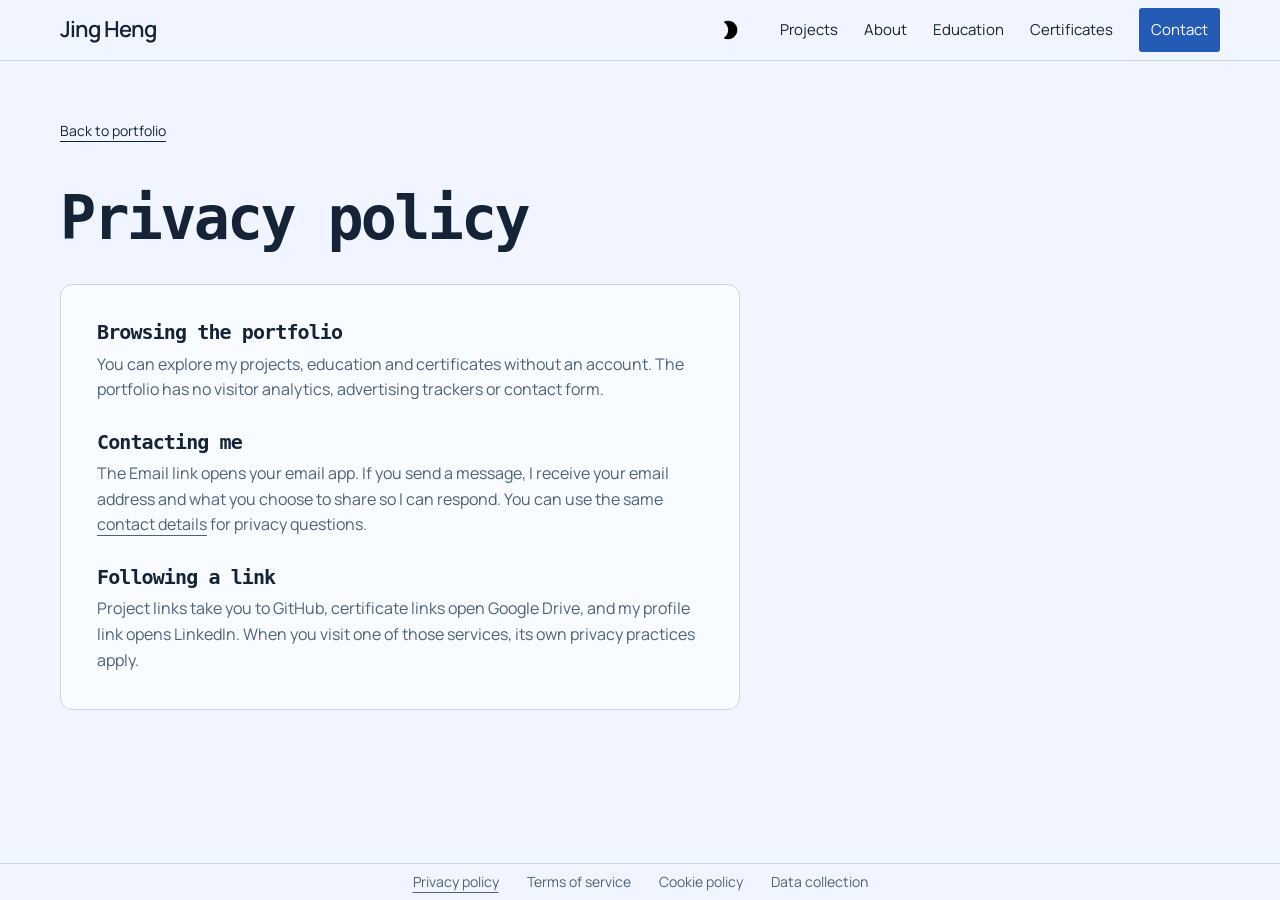
<file: pages/privacy-policy.html>
<!doctype html>
<html lang="en">
    <head>
        <meta charset="utf-8">
        <meta name="viewport" content="width=device-width, initial-scale=1">
        <meta name="description" content="Privacy policy for Jing Heng’s portfolio.">
        <title>Privacy policy | Jing Heng</title>
        <link rel="stylesheet" href="../style.css">
        <script src="../script.js" defer></script>
    </head>
    <body>
        <a class="skip-link" href="#main">Skip to content</a>
        <!-- Shared navigation: native links work without JavaScript. -->
        <header class="site-header">
            <div class="container header-inner">
                <a class="wordmark" href="portfolio.html#home" aria-label="Jing Heng, home">Jing Heng<span class="brand-caption" aria-hidden="true">/ portfolio</span></a>
                <button class="theme-toggle icon-button" type="button" aria-label="Switch to dark mode" hidden>
                    <!-- Google Material wb_sunny / brightness_2; license retained in src/licenses/. -->
                    <img class="theme-icon theme-sun" src="../src/icons/sun.svg" width="22" height="22" alt="" hidden>
                    <img class="theme-icon theme-moon" src="../src/icons/moon.svg" width="22" height="22" alt="">
                </button>
                <button class="menu-toggle icon-button" type="button" aria-label="Open menu" aria-expanded="false" aria-controls="primary-navigation" hidden>
                    <img class="menu-icon" src="../src/icons/menu.svg" width="24" height="24" alt="">
                </button>
                <nav id="primary-navigation" aria-label="Main navigation">
                    <a href="portfolio.html#experiences">Projects</a>
                    <a href="portfolio.html#about">About</a>
                    <a href="portfolio.html#education">Education</a>
                    <a href="portfolio.html#certificates">Certificates</a>
                    <a class="contact-link" href="portfolio.html#contact">Contact</a>
                </nav>
            </div>
        </header>
        <main id="main" class="container policy-page" tabindex="-1">
            <a class="text-link back-link" href="portfolio.html">Back to portfolio</a>
            <h1>Privacy policy</h1>
            <div class="policy-article">
                <h2>Browsing the portfolio</h2>
                <p>You can explore my projects, education and certificates without an account. The portfolio has no visitor analytics, advertising trackers or contact form.</p>
                <h2>Contacting me</h2>
                <p>The Email link opens your email app. If you send a message, I receive your email address and what you choose to share so I can respond. You can use the same <a href="portfolio.html#contact">contact details</a> for privacy questions.</p>
                <h2>Following a link</h2>
                <p>Project links take you to GitHub, certificate links open Google Drive, and my profile link opens LinkedIn. When you visit one of those services, its own privacy practices apply.</p>
            </div>
        </main>
        <footer class="site-footer">
            <div class="container footer-inner">
                <nav aria-label="Policies and data information">
                    <a href="#main" aria-current="page">Privacy policy</a>
                    <a href="terms-of-service.html#main">Terms of service</a>
                    <a href="cookie-policy.html#main">Cookie policy</a>
                    <a href="data-collection.html#main">Data collection</a>
                </nav>
            </div>
        </footer>
    </body>
</html>
</file>
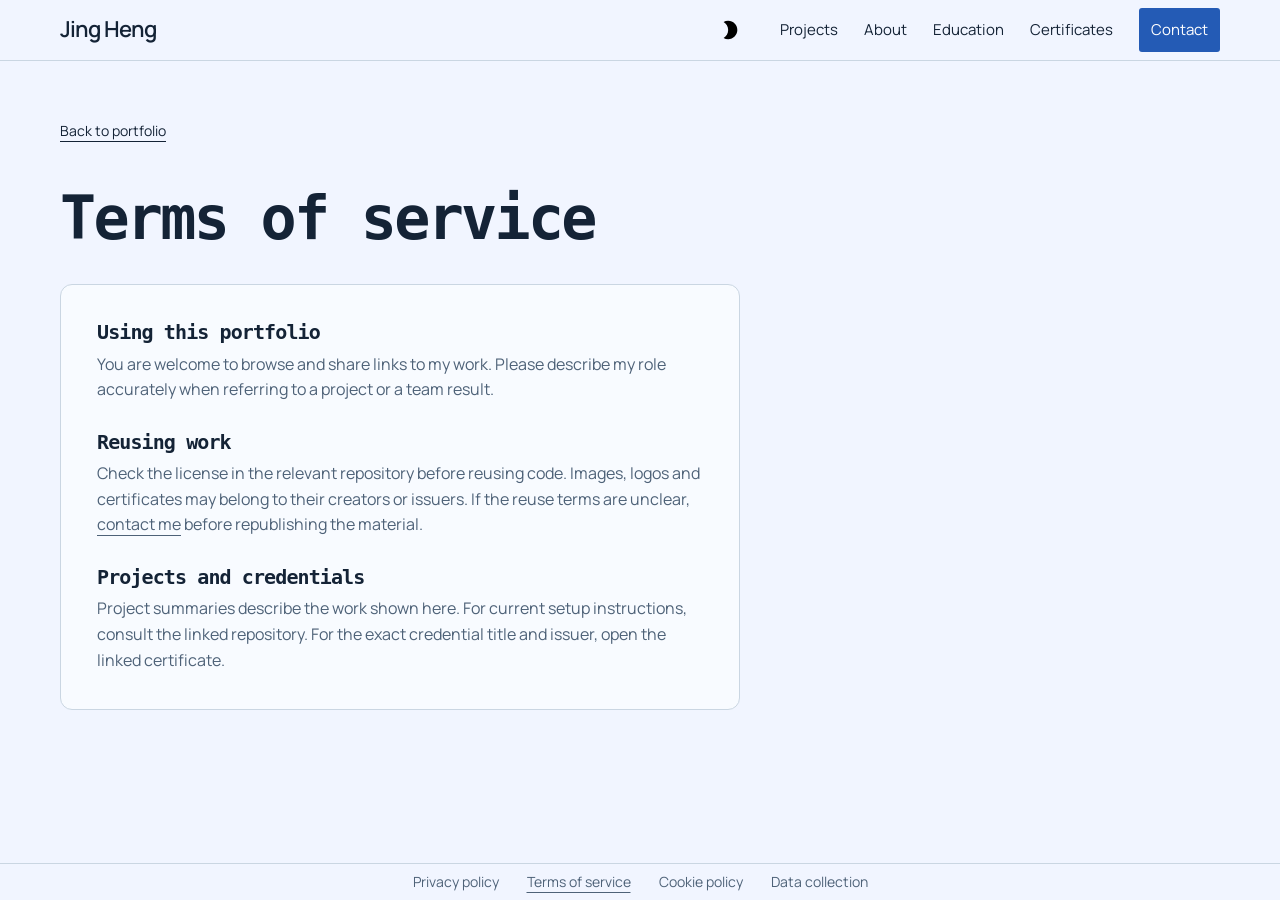
<file: pages/terms-of-service.html>
<!doctype html>
<html lang="en">
    <head>
        <meta charset="utf-8">
        <meta name="viewport" content="width=device-width, initial-scale=1">
        <meta name="description" content="Terms of service for Jing Heng’s portfolio.">
        <title>Terms of service | Jing Heng</title>
        <link rel="stylesheet" href="../style.css">
        <script src="../script.js" defer></script>
    </head>
    <body>
        <a class="skip-link" href="#main">Skip to content</a>
        <!-- Shared navigation: native links work without JavaScript. -->
        <header class="site-header">
            <div class="container header-inner">
                <a class="wordmark" href="portfolio.html#home" aria-label="Jing Heng, home">Jing Heng<span class="brand-caption" aria-hidden="true">/ portfolio</span></a>
                <button class="theme-toggle icon-button" type="button" aria-label="Switch to dark mode" hidden>
                    <!-- Google Material wb_sunny / brightness_2; license retained in src/licenses/. -->
                    <img class="theme-icon theme-sun" src="../src/icons/sun.svg" width="22" height="22" alt="" hidden>
                    <img class="theme-icon theme-moon" src="../src/icons/moon.svg" width="22" height="22" alt="">
                </button>
                <button class="menu-toggle icon-button" type="button" aria-label="Open menu" aria-expanded="false" aria-controls="primary-navigation" hidden>
                    <img class="menu-icon" src="../src/icons/menu.svg" width="24" height="24" alt="">
                </button>
                <nav id="primary-navigation" aria-label="Main navigation">
                    <a href="portfolio.html#experiences">Projects</a>
                    <a href="portfolio.html#about">About</a>
                    <a href="portfolio.html#education">Education</a>
                    <a href="portfolio.html#certificates">Certificates</a>
                    <a class="contact-link" href="portfolio.html#contact">Contact</a>
                </nav>
            </div>
        </header>
        <main id="main" class="container policy-page" tabindex="-1">
            <a class="text-link back-link" href="portfolio.html">Back to portfolio</a>
            <h1>Terms of service</h1>
            <div class="policy-article">
                <h2>Using this portfolio</h2>
                <p>You are welcome to browse and share links to my work. Please describe my role accurately when referring to a project or a team result.</p>
                <h2>Reusing work</h2>
                <p>Check the license in the relevant repository before reusing code. Images, logos and certificates may belong to their creators or issuers. If the reuse terms are unclear, <a href="portfolio.html#contact">contact me</a> before republishing the material.</p>
                <h2>Projects and credentials</h2>
                <p>Project summaries describe the work shown here. For current setup instructions, consult the linked repository. For the exact credential title and issuer, open the linked certificate.</p>
            </div>
        </main>
        <footer class="site-footer">
            <div class="container footer-inner">
                <nav aria-label="Policies and data information">
                    <a href="privacy-policy.html#main">Privacy policy</a>
                    <a href="#main" aria-current="page">Terms of service</a>
                    <a href="cookie-policy.html#main">Cookie policy</a>
                    <a href="data-collection.html#main">Data collection</a>
                </nav>
            </div>
        </footer>
    </body>
</html>
</file>
<file: style.css>
/* Locally hosted Manrope; SIL OFL license retained in src/licenses/. */
@font-face {
    font-family: "Manrope";
    src: url("src/fonts/Manrope-Variable.ttf") format("truetype");
    font-style: normal;
    font-weight: 200 800;
    font-display: swap;
}

/* Shared palette and dimensions. All assets and fonts stay local. */
:root {
    color-scheme: var(--scheme, light);
    --paper: var(--theme-paper, #f1f5ff);
    --surface: var(--theme-surface, #f8fbff);
    --ink: var(--theme-ink, #142336);
    --muted: var(--theme-muted, #4e6278);
    --line: var(--theme-line, #cad6e2);
    --control-line: var(--theme-control-line, #647a9e);
    --tint: var(--theme-tint, #e8eef8);
    --button-ink: var(--theme-button-ink, #f8fbff);
    /* Blue accents are shared by the portfolio and policy pages. */
    --accent: var(--theme-accent, #174ac6);
    --accent-ink: var(--theme-accent-ink, #f8fbff);
    --aurora-blue: #3675da40;
    --aurora-violet: #7065dd38;
    --aurora-band: #3c62d64d;
    --frost: #f5f8ff24;
    --header-height: 61px;
    --mono: ui-monospace, "Cascadia Code", "SFMono-Regular", Consolas, monospace;
    font-family: "Manrope", ui-sans-serif, system-ui, sans-serif;
    color: var(--ink);
    background: var(--paper);
}

/* Device preference applies before JS, preventing a flash of the wrong theme. */
@media (prefers-color-scheme: dark) {
    :root:not([data-theme="light"]) {
        --scheme: dark;
        --aurora-blue: #1029579c;
        --aurora-violet: #392a7180;
        --aurora-band: #36478370;
        --frost: #10182824;
        --theme-paper: #060b12;
        --theme-surface: #0b1420;
        --theme-ink: #eef2f8;
        --theme-muted: #a6b0c0;
        --theme-line: #203044;
        --theme-control-line: #71819a;
        --theme-button-ink: #060b12;
        --icon-invert: 1;
        --theme-accent: #80baff;
        --theme-accent-ink: #172c4e;
        --theme-tint: #19263c;
    }
}

:root[data-theme="dark"] {
    --scheme: dark;
    --aurora-blue: #1029579c;
    --aurora-violet: #392a7180;
    --aurora-band: #36478370;
    --frost: #10182824;
    --theme-paper: #060b12;
    --theme-surface: #0b1420;
    --theme-ink: #eef2f8;
    --theme-muted: #a6b0c0;
    --theme-line: #203044;
    --theme-control-line: #71819a;
    --theme-button-ink: #060b12;
    --icon-invert: 1;
    --theme-accent: #80baff;
    --theme-accent-ink: #172c4e;
    --theme-tint: #19263c;
}

* { box-sizing: border-box; }
html { scroll-behavior: smooth; scroll-padding-top: calc(var(--header-height) + 24px); }
body {
    margin: 0;
    min-height: 100vh;
    display: flex;
    flex-direction: column;
    line-height: 1.6;
}
main { flex: 1; min-width: 0; }
button { font: inherit; }
a { color: inherit; text-underline-offset: 5px; }
[hidden] { display: none !important; }

/* A visible ring supplements the design's soft shadow for keyboard users. */
:focus-visible {
    outline: 2px solid var(--accent);
    outline-offset: 4px;
    border-radius: 4px;
    box-shadow: 0 4px 12px #0000001a;
}

/* Only suppress browser-restored focus on reload, until the first interaction. */
:root[data-reload-focus="true"] :focus-visible {
    outline: none;
    box-shadow: none;
}
.container { width: min(1160px, calc(100% - 40px)); margin-inline: auto; }
.mono, .eyebrow { font-family: inherit; }
.eyebrow {
    margin: 0 0 20px;
    color: var(--accent);
    font-size: .8125rem;
    font-weight: 400;
    letter-spacing: .09em;
    text-transform: uppercase;
}
.label-divider { margin-inline: 8px; }
h1, h2, h3 { margin: 0; font-weight: 600; line-height: 1.12; }
h1 { font-size: clamp(38px, 5.2vw, 60px); letter-spacing: -.035em; }
h2 { font-size: clamp(1.875rem, 3.5vw, 3rem); letter-spacing: -.03em; }
h3 { font-size: clamp(22px, 2.4vw, 28px); letter-spacing: -.025em; }
p { color: var(--muted); }
.skip-link {
    position: fixed;
    top: 8px;
    left: 12px;
    z-index: 30;
    padding: 10px 18px;
    background: var(--ink);
    color: var(--button-ink);
    border-radius: 6px;
    transform: translateY(-160%);
}
.skip-link:focus { transform: translateY(0); }

/* Compact sticky header. The DOM order is also the keyboard and visual order. */
.site-header {
    position: sticky;
    top: 0;
    z-index: 10;
    background: var(--paper);
    border-bottom: 1px solid var(--line);
}
.header-inner {
    display: grid;
    grid-template-columns: minmax(0, 1fr) auto auto;
    align-items: center;
    gap: 8px;
    padding-block: 8px;
}
.wordmark {
    display: inline-flex;
    align-items: center;
    width: fit-content;
    min-height: 44px;
    font-size: 24px;
    font-weight: 600;
    letter-spacing: -1px;
    text-decoration: none;
}
.brand-caption {
    display: none;
    margin-left: 14px;
    color: var(--muted);
    font-size: 11px;
    letter-spacing: 0;
}
.icon-button {
    display: inline-flex;
    align-items: center;
    justify-content: center;
    width: 44px;
    min-height: 44px;
    padding: 8px;
    border: 1px solid transparent;
    border-radius: 6px;
    background: transparent;
    color: inherit;
    cursor: pointer;
}
.icon-button:hover, .menu-toggle[aria-expanded="true"] {
    border-color: var(--line);
    background: var(--tint);
}
.theme-icon, .menu-icon { display: block; filter: invert(var(--icon-invert, 0)); }
#primary-navigation {
    grid-column: 1 / -1;
    display: flex;
    flex-direction: column;
    gap: 4px;
}
#primary-navigation a {
    position: relative;
    display: flex;
    align-items: center;
    flex-shrink: 0;
    min-height: 44px;
    padding: 8px 16px;
    font-size: 14px;
    text-decoration: none;
    border-radius: 6px;
}
/* Underlines animate without changing the link background or layout. */
#primary-navigation a::after {
    content: "";
    position: absolute;
    left: 16px;
    right: 16px;
    bottom: 6px;
    height: 2px;
    background: var(--accent);
    transform: scaleX(0);
    transform-origin: left;
}

#primary-navigation a:hover::after,
#primary-navigation a:focus-visible::after,
#primary-navigation a[aria-current="page"]::after,
#primary-navigation a[aria-current="location"]::after {
    transform: scaleX(1);
}

.contact-link { color: var(--accent); }
.button-primary {
    background: var(--accent);
    color: var(--accent-ink);
    box-shadow: inset 0 .5px #ffffff33, inset 0 0 0 .5px #00000033, 0 1px 2px #0000000d;
}

/* Header plus hero fill the first viewport. A minimum preserves content at zoom
 * and on short screens; dynamic viewport units follow mobile browser controls.
 */
.hero {
    display: grid;
    align-items: center;
    min-height: calc(100vh - var(--header-height));
    min-height: calc(100dvh - var(--header-height));
    padding-block: 48px;
    text-align: center;
}
.hero-copy { width: min(100%, 800px); margin-inline: auto; }
.hero h1 { color: var(--accent); }
.hero h1 span { color: var(--muted); }
.hero-intro { margin: 24px 0; font-size: 16px; line-height: 1.7; }
.hero-actions { display: flex; flex-wrap: wrap; justify-content: center; gap: 10px; }
.button {
    display: inline-flex;
    align-items: center;
    justify-content: center;
    min-height: 46px;
    padding: 10px 18px;
    border: 1px solid transparent;
    border-radius: 6px;
    text-decoration: none;
    font-size: 14px;
}
.button:hover { text-decoration: none; }
/* Mix only the background so labels, borders and focus rings stay stable. */
.button-primary:hover {
    background-color: color-mix(in srgb, var(--accent) 92%, black);
}
.button-secondary { border-color: var(--control-line); }
.button-secondary:hover {
    background-color: color-mix(in srgb, var(--paper) 94%, white);
}
.status-tag {
    display: inline-flex;
    align-items: center;
    width: fit-content;
    padding: 4px 8px;
    border: 1px solid var(--line);
    border-radius: 4px;
    color: var(--muted);
    font-size: 10px; line-height: 1.5;
}

/* Project log: a deliberate empty state, with no fabricated project evidence. */
.work-section { padding-block: 32px 48px; border-top: 1px solid var(--line); }
.section-heading { display: flex; flex-wrap: wrap; justify-content: space-between; align-items: flex-end; gap: 16px; margin-bottom: 24px; }
.section-heading .eyebrow { margin-bottom: 12px; }
.count-label { font-size: .875rem; color: var(--muted); }
.project-placeholder { display: grid; overflow: hidden; border: 1px solid var(--line); border-radius: 12px; background: var(--surface); }
.project-marker {
    display: flex;
    flex-direction: column;
    justify-content: space-between;
    gap: 12px;
    min-height: 200px;
    padding: 24px;
    background: var(--tint);
    color: var(--muted);
    font-size: 10px;
}
.project-marker strong { color: var(--accent); font-size: 80px; font-weight: 400; line-height: 1; letter-spacing: -6px; }
.project-copy { align-self: center; padding: 28px; }
.project-copy h3 { margin-top: 20px; }
.project-copy p { max-width: 48ch; margin: 14px 0 0; font-size: 1rem; }

/* Paired information panels shorten the page while preserving distinct sections. */
.profile-grid { display: grid; gap: 16px; padding-bottom: 48px; }
.info-panel { display: flex; flex-direction: column; padding: clamp(1rem, 3vw, 2rem); border: 1px solid var(--line); border-radius: 12px; background: var(--surface); }
.info-panel h2, .experience-entry h3 { font-size: clamp(1.75rem, 2.75vw, 2.25rem); }
.info-panel p:not(.eyebrow) { max-width: 55ch; margin: 18px 0 32px; font-size: 1rem; }
.panel-note { display: flex; flex-wrap: wrap; justify-content: space-between; gap: 8px; margin-top: auto; padding-top: 16px; border-top: 1px solid var(--line); color: var(--muted); font-size: 11px; }
/* Keep the biography readable beside the categorized toolkit. */
.about-panel, .skills-panel { min-width: 0; }
.about-panel p:not(.eyebrow) { max-width: 62ch; margin: 1em 0 0; line-height: 1.65; }
.about-panel p.about-intro { font-size: 1.125rem; }
.skills-panel p:not(.eyebrow) { margin-bottom: 24px; }
.contact-section { display: grid; gap: 24px; align-items: center; margin-top: clamp(3rem, 6vw, 5rem); padding-block: clamp(2.5rem, 5vw, 4rem); border-top: 1px solid var(--line); }
.contact-section h2 { font-size: clamp(30px, 3.6vw, 42px); }
.contact-copy p { font-size: 14px; margin: 0 0 12px; }
.text-link { display: inline-flex; align-items: center; min-height: 44px; font-size: 14px; }

/* Compact, centered policy footer, shared by all five pages. */
.site-footer { border-top: 1px solid var(--line); }
.footer-inner { display: flex; justify-content: center; padding-block: 0; }
.site-footer nav { display: flex; justify-content: center; flex-wrap: wrap; gap: 0 12px; }
.site-footer a { display: inline-flex; align-items: center; justify-content: center; min-height: 36px; padding: 4px 8px; font-size: .875rem; text-decoration: none; color: var(--muted); }
.site-footer a:hover { color: var(--accent); font-weight: 600; text-decoration: none; }
a[aria-current="page"] { text-decoration: underline; }

/* Policy pages have the same visual language and a dedicated section menu. */
.policy-page { padding-block: clamp(24px, 4vw, 48px) 64px; }
.policy-index { display: grid; gap: 8px; justify-items: start; }
.policy-index a { display: inline-flex; align-items: center; min-height: 44px; }
.back-link { margin-bottom: 32px; }
.policy-layout { display: grid; gap: 24px; }
.policy-sidebar nav { display: flex; flex-wrap: wrap; gap: 4px; }
.policy-sidebar .eyebrow { margin-bottom: 12px; }
.policy-sidebar a { display: flex; align-items: center; min-height: 44px; padding: 8px 12px; font-size: 13px; text-decoration: none; border-radius: 6px; }
.policy-sidebar a:hover { text-decoration: underline; }
.policy-sidebar a[aria-current="page"] { background: var(--tint); text-decoration: underline; }
.policy-article { max-width: 68ch; min-width: 0; padding: clamp(20px, 4vw, 36px); border: 1px solid var(--line); border-radius: 12px; background: var(--surface); }
.policy-article h2 { font-size: 1.25rem; margin: 0 0 8px; }
.policy-article p { margin: 0; }
.policy-article p + h2 { margin-top: 28px; }

@media (min-width: 480px) {
    .brand-caption { display: inline; }
    .container { width: min(1160px, calc(100% - 64px)); }
}

@media (max-width: 1023px) {
    /* No-JS navigation stays in flow; the enhanced panel is independently scrollable. */
    .site-header:not([data-enhanced]) { position: static; }
    .site-header[data-enhanced] #primary-navigation {
        position: absolute;
        inset: 100% 0 auto;
        max-height: calc(100vh - var(--header-height) - 16px);
        max-height: calc(100dvh - var(--header-height) - 16px);
        overflow-y: auto;
        overscroll-behavior: contain;
        padding: 12px 20px 16px;
        background: var(--paper);
        border-bottom: 1px solid var(--control-line);
    }
}

@media (min-width: 768px) {




    .hero { padding-block: 64px; }
    .hero-intro { font-size: 17px; }
    .project-placeholder { grid-template-columns: .65fr 1fr; }
    .project-marker { min-height: 240px; padding: 28px; }
    .project-copy { padding: 36px; }
    .profile-grid { grid-template-columns: repeat(auto-fit, minmax(min(100%, 25rem), 1fr)); }
    .contact-section { grid-template-columns: 1fr 1fr; }
    .contact-copy { justify-self: end; }
    .policy-layout { grid-template-columns: 220px minmax(0, 1fr); gap: 32px; }
    .policy-sidebar nav { flex-direction: column; }
}

@media (min-width: 1024px) {
    .hero { padding-block: 80px; }
    .work-section { padding-block: 40px 56px; }
    .info-panel { padding: 32px; }
}

@media (prefers-reduced-motion: no-preference) {
    .theme-icon { transition: transform 180ms ease; }
    .theme-toggle:hover .theme-icon,
    .theme-toggle:focus-visible .theme-icon { transform: rotate(15deg); }
    #primary-navigation a::after { transition: transform 180ms ease; }
    .button, .icon-button { transition: background-color 140ms ease, border-color 140ms ease; }

    @keyframes enter {
        from { opacity: 0; transform: translateY(8px); }
        to { opacity: 1; transform: translateY(0); }
    }
}

@media (prefers-reduced-motion: reduce) {
    html { scroll-behavior: auto; }
}

@media (forced-colors: active) {
    .icon-button, .button, .info-panel { border: 1px solid ButtonText; }
    .theme-icon, .menu-icon { filter: none; }
}

/* Manual slideshow: no timers, no hidden content in the no-JS fallback. */
.project-slides { display: grid; gap: 16px; touch-action: pan-y pinch-zoom; }
.project-slide { min-width: 0; }
#project-slides { overflow: clip; }
#project-slides:has(> [aria-roledescription="slide"]) > .project-slide { grid-area: 1 / 1; }
.project-heading-actions { display: flex; flex-wrap: wrap; align-items: center; gap: 12px; }
.project-heading-actions .slideshow-controls { margin: 0; gap: 6px; }
.project-heading-actions img { filter: invert(var(--icon-invert, 0)); }
.project-image { display: block; width: 100%; height: 100%; max-height: 440px; object-fit: contain; background: var(--tint); }
.project-copy .project-url { margin-top: 20px; }
.project-copy .project-technologies { font-size: 12px; }
.slideshow-controls { display: flex; flex-wrap: wrap; align-items: center; justify-content: center; gap: 12px; margin-top: 20px; }
.slideshow-status { flex: 1 1 140px; text-align: center; font-size: 12px; overflow-wrap: anywhere; }
.button:disabled { opacity: .5; cursor: default; }
button:active:not(:disabled), .button:active, .scroll-hint:active, .contact-link:active { scale: .97; }
.hero-intro, .info-panel p:not(.eyebrow), .contact-copy p, .contact-section h2,
.hero h1 span, .project-description { white-space: pre-line; overflow-wrap: anywhere; }

/* Terminal presentation: system monospace fonts need no external requests. */
.wordmark { font-size: clamp(16px, 3vw, 22px); letter-spacing: -.04em; }
h1, h2, h3 { font-family: var(--mono); letter-spacing: -.045em; }
.hero { position: relative; isolation: isolate; }
body:has(.hero)::before {
    content: "";
    position: absolute;
    top: 0;
    left: 0;
    width: 100%;
    height: 100vh;
    z-index: -1;
    pointer-events: none;
    /* Broad navy atmosphere with narrow, soft aurora bands. */
    background-image:
        radial-gradient(ellipse at 20% 25%, var(--aurora-blue), transparent 65%),
        radial-gradient(ellipse at 85% 65%, var(--aurora-violet), transparent 65%),
        linear-gradient(118deg, transparent 28%, var(--aurora-blue) 36%, var(--aurora-band) 40%, transparent 49%),
        linear-gradient(145deg, transparent 43%, var(--aurora-violet) 52%, var(--aurora-band) 56%, transparent 65%);
    background-size: 150% 150%, 150% 150%, 190% 160%, 180% 170%;
    opacity: .8;

}
.hero-copy { width: min(100%, 920px); padding: clamp(20px, 4vw, 48px) clamp(12px, 3vw, 32px); border: 1px solid var(--line); background: color-mix(in srgb, var(--paper) 94%, transparent); text-align: left; }
.hero .eyebrow { text-transform: none; letter-spacing: .02em; padding-bottom: 16px; border-bottom: 1px solid var(--line); }
.hero h1 { position: relative; font-size: clamp(30px, 4.8vw, 56px); line-height: 1.25; overflow-wrap: anywhere; }
.hero-actions { justify-content: flex-start; }
.hero-intro { max-width: 60ch; }
.hero h1 .typing-reserve { visibility: hidden; }
.hero h1 .typing-output { position: absolute; inset: 0; color: var(--accent); }
.typing-output::after { content: ""; display: inline-block; width: .5em; height: 1em; margin-left: .12em; vertical-align: -.12em; background: currentColor; }
@media (prefers-reduced-motion: no-preference) {
    body:has(.hero)::before { animation: terminal-gradient 18s ease-in-out infinite alternate; }
    .typing-output::after { animation: terminal-cursor 700ms step-end 5; }
    @keyframes terminal-gradient {
        from { background-position: 0% 20%, 100% 80%, 0% 30%, 100% 70%; }
        to { background-position: 70% 60%, 25% 35%, 85% 60%, 10% 35%; }
    }
    @keyframes terminal-cursor { 50% { opacity: 0; } }
}

/* A decorative window bar: no interactive semantics or keyboard stops. */
.hero-copy { --window-padding: clamp(12px, 3vw, 32px); padding-top: 0; }
.terminal-topbar {
    display: flex;
    align-items: center;
    gap: 8px;
    margin: 0 calc(-1 * var(--window-padding)) 28px;
    padding: 14px 18px;
    border-bottom: 1px solid var(--line);
    background: var(--surface);
}
.window-control { display: grid; place-items: center; width: 14px; height: 14px; border-radius: 50%; }
.window-close { background: #ff6058; }
.window-minimize { background: #ffbd2e; }
.window-restore { background: #28c840; }
.window-caption { margin-left: 8px; color: var(--muted); font-size: 12px; }
body:not([data-intro="typing"]) .typing-output::after { display: none; }
#primary-navigation .contact-link { background: #245bb5; color: #fff; border-radius: 3px; }
#primary-navigation .contact-link:hover { background: #1e4d9a; }
#primary-navigation .contact-link::after { display: none; }

/* Reserve a stage around the terminal so its changing height stays contained. */
.hero { padding-block: clamp(8px, 2vh, 24px) 66px; }
.hero-stage { position: relative; width: 100%; min-width: 0; }
.hero-copy { width: min(100%, 980px); position: relative; padding-bottom: 28px; }
.terminal-details { display: grid; grid-template-rows: 1fr; }
.terminal-details-inner { min-height: 0; overflow: hidden; }
.satellite-window { width: min(340px, 100%); aspect-ratio: 1; display: flex; flex-direction: column; border: 1px solid var(--control-line); border-radius: 5px; overflow: hidden; background: var(--surface); box-shadow: 0 16px 40px #0002; }
.satellite-topbar { display: flex; gap: 7px; padding: 10px 12px; background: var(--surface); border-bottom: 1px solid var(--line); flex: 0 0 auto; }
.portrait-window { margin: 24px 0 0 auto; z-index: 3; }
.cat-window { margin-top: 24px; }
.cat-media { position: relative; flex: 1; min-height: 0; overflow: hidden; background: var(--tint); }
.cat-media img { width: 100%; height: 100%; object-fit: cover; display: block; }
body[data-intro="typing"] .terminal-details { grid-template-rows: 0fr; }
body[data-intro="typing"] .terminal-details-inner,
body[data-intro="expanding"] .terminal-details-inner { opacity: 0; }
body[data-intro="typing"] .satellite-window,
body[data-intro="expanding"] .satellite-window,
body[data-intro="revealing"] .satellite-window,
body[data-intro="moving"] .satellite-window { opacity: 0; visibility: hidden; transform: translateY(24px) scale(.9); }
@media (min-width: 768px) and (min-height: 700px), (min-width: 1024px) and (min-height: 640px) {
    .hero-stage { --cat-size: min(24vw, 28vh, 300px); --portrait-size: min(26vw, 32vh, 320px); padding: 24px 0 calc(var(--cat-size) + 16px); }
    .hero-copy { width: calc(100% - 100px); max-width: 980px; }
    .hero h1 { font-size: clamp(36px, 4vw, 52px); }
    .terminal-details-inner { padding-right: calc(var(--portrait-size) - 22px); }
    .portrait-window { position: absolute; top: var(--portrait-top, 225px); right: 0; margin: 0; width: var(--portrait-size); }
    .cat-window { position: absolute; bottom: 0; left: 0; margin: 0; width: var(--cat-size); }
    body:not([data-intro]) .hero-copy,
    body[data-intro="moving"] .hero-copy,
    body[data-intro="portrait"] .hero-copy,
    body[data-intro="ready"] .hero-copy { transform: translate(28px, -20px); }
}
@media (prefers-reduced-motion: no-preference) {
    .terminal-details { transition: grid-template-rows 280ms ease-in-out; }
    .terminal-details-inner { transition: opacity 160ms ease; }
    .hero-copy { transition: transform 340ms ease-in-out; }
    .satellite-window { transition: opacity 160ms ease, transform 260ms cubic-bezier(.16,1,.3,1), visibility 260ms; }

}

.satellite-topbar .window-caption { margin-left: 0; font-size: 10px; white-space: nowrap; overflow: hidden; text-overflow: ellipsis; }

/* The portrait enters first; the cat is released after that entrance completes. */
body[data-intro="portrait"] .cat-window { opacity: 0; visibility: hidden; transform: translateY(24px) scale(.9); }
.portrait-link { display: block; flex: 1; min-height: 0; overflow: hidden; }
.portrait-link img { display: block; width: 100%; height: 100%; object-fit: cover; }
.portrait-link:focus-visible { outline-offset: -4px; }

/* A page-level layer covers the viewport without 100vw scrollbar overflow. */
body:has(.hero) { position: relative; isolation: isolate; }
.hero-stage { perspective: 1100px; }
.scroll-hint {
    position: absolute;
    bottom: max(12px, env(safe-area-inset-bottom));
    left: 50%;
    translate: -50% 0;
    z-index: 5;
    min-height: 44px;
    display: flex;
    align-items: center;
    padding: 10px 18px;
    border: 1px solid var(--line);
    border-radius: 24px;
    background: var(--paper);
    color: var(--muted);
    font-size: 12px;
    text-decoration: none;
    white-space: nowrap;
}
.scroll-hint.is-scrolled { opacity: 0; visibility: hidden; pointer-events: none; }
body[data-intro]:not([data-intro="ready"]) .scroll-hint { opacity: 0; visibility: hidden; }
@media (max-width: 767px), (max-height: 639px), (max-width: 1023px) and (max-height: 699px) {
    .satellite-window { display: none; }
}
@media (max-height: 480px), (max-width: 380px) {
    .hero-copy { padding-bottom: 12px; }
    .terminal-topbar { padding-block: 7px; margin-bottom: 8px; }
    .hero-intro { margin-block: 8px; }
}
/* At extreme zoom the introduction can exceed the screen. Show it as flowing
   text so all actions stay available, even when a whole window cannot fit. */
body[data-flow-landing] .hero-copy { border-color: transparent; background: transparent; }
body[data-flow-landing] .terminal-topbar { visibility: hidden; }
@media (prefers-reduced-motion: no-preference) {
    .scroll-hint { transition: opacity 180ms ease, visibility 180ms; }
    body[data-intro="ready"] .scroll-hint { animation: scroll-bob 1.2s ease-in-out infinite; }
    @keyframes scroll-bob { 50% { transform: translateY(-6px); } }
}
/* Individual rotate/translate compose with the existing entrance transforms. */
@media (hover: hover) and (pointer: fine) and (prefers-reduced-motion: no-preference) {
    .hero-copy { translate: var(--window-shift, 0px 0px); transition: transform 340ms ease-in-out, translate 180ms ease-out; }
    .satellite-window { translate: var(--window-shift, 0px 0px); transition: opacity 160ms ease, transform 260ms cubic-bezier(.16,1,.3,1), visibility 260ms, translate 180ms ease-out; }
}

/* Opaque windows remain crisp over the textured full-viewport backdrop. */
.hero-copy { background: var(--paper); }
.hero-stage { z-index: 1; }
.scroll-hint.is-scrolled { animation-play-state: paused !important; }

/* Smooth frosting softens the aurora without adding texture or noise. */
body:has(.hero)::after {
    content: "";
    position: absolute;
    top: 0;
    left: 0;
    width: 100%;
    height: 100vh;
    z-index: -1;
    pointer-events: none;
    background: var(--frost);
    -webkit-backdrop-filter: blur(28px) saturate(.9);
    backdrop-filter: blur(28px) saturate(.9);
}
@media (forced-colors: active) {
    body:has(.hero)::before, body:has(.hero)::after { display: none; }
}

.hero-actions { align-items: center; }
.token-count { display: inline-flex; align-items: center; flex-wrap: wrap; gap: 6px; color: var(--muted); font-size: 12px; padding: 8px 0; }
.token-count img { filter: invert(var(--icon-invert, 0)); opacity: .8; }
.scroll-hint:hover { background: var(--accent); color: var(--accent-ink); border-color: transparent; text-decoration: none; }

.token-value { font-variant-numeric: tabular-nums; min-width: 4ch; text-align: right; }
@media (prefers-reduced-motion: no-preference) {
    .scroll-hint { transition: opacity 180ms ease, visibility 180ms, background-color 220ms ease, color 220ms ease, border-color 220ms ease; }
    .site-footer a { transition: color 180ms ease, font-weight 180ms ease; }
}

/* Window bounds are enforced without collapsing the measured layout. */
.window-outside { visibility: hidden !important; pointer-events: none !important; }
.contact-buttons, .page-links { display: flex; flex-wrap: wrap; gap: 10px; }
.page-links { margin-top: 24px; }
@media (prefers-reduced-motion: no-preference) {
    ::view-transition-old(root) { animation: theme-out 260ms ease both; }
    ::view-transition-new(root) { animation: theme-in 320ms ease both; }
    @keyframes theme-out { to { opacity: 0; } }
    @keyframes theme-in { from { opacity: 0; } to { opacity: 1; } }
    @supports not (view-transition-name: root) {
        body, .site-header, .hero-copy, .info-panel, .project-placeholder, .policy-article,
        .terminal-topbar, .satellite-topbar, .site-footer {
            transition: background-color 280ms ease, color 280ms ease, border-color 280ms ease;
        }
    }
}

/* The full navigation opens as a menu on smaller screens. */
@media (min-width: 1024px) {
    .header-inner { display: flex; gap: 16px; }
    .wordmark { margin-right: auto; }
    .header-inner .brand-caption { display: none; }
    #primary-navigation { flex-direction: row; align-items: center; gap: 2px; }
    #primary-navigation a { padding-inline: 12px; font-size: .9375rem; }
    #primary-navigation .contact-link { margin-left: 12px; }
}
.education-section { margin-bottom: 64px; }
.education-section p.education-intro { margin: 0 0 36px; }
.education-timeline { list-style: none; margin: 0; padding: 0; }
.education-step { --node-x: 6px; --node-y: 12px; --entry-delay: 0ms; position: relative; padding: 0 0 36px 32px; min-width: 0; }
/* Pseudo-elements need explicit border-box sizing to share the same centre. */
.education-step::before, .education-step::after { box-sizing: border-box; }
.education-step::before { content: ''; position: absolute; left: var(--node-x); top: var(--node-y); bottom: calc(-1 * var(--node-y)); width: 2px; margin-left: -1px; border-left: 2px solid var(--control-line); transform-origin: top; }
.education-step::after { content: ''; position: absolute; left: calc(var(--node-x) - 6px); top: calc(var(--node-y) - 6px); width: 12px; height: 12px; border: 2px solid var(--muted); border-radius: 50%; background: var(--surface); }
.education-step:nth-child(2) { --entry-delay: 450ms; }
.education-step:nth-child(3) { --entry-delay: 900ms; }
.education-step:last-child { padding-bottom: 0; }
.education-step:last-child::before { display: none; }
.education-current::before { border-left-style: dashed; }
.education-current::after { border-color: var(--accent); background: var(--accent); box-shadow: 0 0 0 5px var(--tint); }
.education-future::after { border-style: dashed; }
.education-stage { display: flex; flex-direction: column; align-items: flex-start; gap: 8px; margin-bottom: 16px; color: var(--muted); font-size: .875rem; }
.education-status { color: var(--ink); font-size: .875rem; font-weight: 600; }
.education-current .education-status { color: var(--accent); }
.education-detail { min-width: 0; padding-bottom: 28px; border-bottom: 1px solid var(--line); }
.education-step:last-child .education-detail { border-bottom: 0; padding-bottom: 0; }
.education-detail h3 { font-size: clamp(20px, 2.5vw, 26px); line-height: 1.3; overflow-wrap: anywhere; }
.education-section .education-detail p { max-width: 68ch; margin: 12px 0 0; line-height: 1.75; }
.education-section .education-detail .education-course { color: var(--accent); font-weight: 600; margin-top: 8px; }
.education-note { display: inline-block; margin-top: 16px; padding: 3px 9px; border: 1px dashed var(--control-line); border-radius: 3px; color: var(--muted); font-size: 12px; }
.education-awards { display: flex; flex-wrap: wrap; gap: 6px; list-style: none; padding: 0; margin: 16px 0 0; }
.education-awards li { display: inline-flex; flex-wrap: wrap; align-items: baseline; gap: 4px 6px; padding: 4px 8px; border: 1px solid var(--line); border-radius: 4px; background: var(--tint); font-size: .8125rem; line-height: 1.5; max-width: 100%; }
.education-awards strong { font-weight: 600; overflow-wrap: anywhere; }
.education-awards span { color: var(--muted); }
.education-logo { display: grid; place-items: center; flex: 0 0 auto; width: 96px; height: 96px; padding: 10px; border-radius: 16px; overflow: hidden; background: #fff; }
.education-logo img { display: block; width: 100%; height: 100%; min-height: 0; object-fit: contain; }
@media (max-width: 767px) {
    .education-stage { display: grid; grid-template-columns: auto 1fr; align-content: center; align-items: center; gap: 2px 12px; }
    .education-logo { grid-column: 1; grid-row: 1 / 4; width: 64px; height: 64px; padding: 6px; border-radius: 10px; }
    .education-stage span { grid-column: 2; }
}
@media (prefers-reduced-motion: no-preference) {
    .education-timeline.is-revealing .education-step::before { animation: education-line-down 500ms ease-in-out var(--entry-delay) both; }
    .education-timeline.is-revealing .education-step::after { animation: education-dot-in 300ms ease-out var(--entry-delay) both; }
    .education-timeline.is-revealing .education-current::after { animation: education-dot-in 300ms ease-out var(--entry-delay) both, education-current-ripple 2000ms ease-out calc(var(--entry-delay) + 300ms) 2; }
    .education-timeline.is-revealing .education-stage,
    .education-timeline.is-revealing .education-detail { animation: education-content-in 550ms cubic-bezier(.2,.7,.2,1) var(--entry-delay) both; }
    @keyframes education-line-down { from { transform: scaleY(0); } to { transform: scaleY(1); } }
    @keyframes education-dot-in { from { opacity: 0; transform: scale(.5); } to { opacity: 1; transform: scale(1); } }
    @keyframes education-current-ripple {
        0% { box-shadow: 0 0 0 0 color-mix(in srgb, var(--accent) 45%, transparent); }
        75%, 100% { box-shadow: 0 0 0 12px color-mix(in srgb, var(--accent) 0%, transparent); }
    }
    @keyframes education-content-in { from { opacity: 0; transform: translateY(-12px); } to { opacity: 1; transform: none; } }
}
@media (min-width: 768px) {
    .education-step { display: grid; grid-template-columns: 160px minmax(0, 1fr); gap: 20px; padding-left: 32px; }
    .education-stage { margin-bottom: 0; padding-top: 4px; }
}
.page-content .profile-grid { padding-top: 48px; }
.work-section { padding-block: clamp(32px, 5vw, 64px); }
.showcase-section { width: 100%; min-width: 0; }
.showcase-section .project-copy h3 { margin-top: 0; }
.certificate-empty .project-marker { min-height: 180px; }
@media (min-width: 768px) {
    .certificate-empty { grid-template-columns: 1fr 1.6fr; }
    .page-content .profile-grid { padding-top: 64px; }
}

.policy-page > h1 { margin-bottom: 32px; }
.policy-sections { display: grid; gap: 24px; min-width: 0; }
.policy-sections h2 { font-size: clamp(24px, 4vw, 32px); }

/* Contact icons are locally hosted Font Awesome Free icons. */
.contact-buttons .button { gap: 8px; }
.contact-buttons img { flex-shrink: 0; filter: invert(var(--icon-invert, 0)); }
.contact-buttons .button-primary img { filter: invert(1); }

/* Toolkit slides use native horizontal scrolling, including without JavaScript. */
.about-highlight { color: var(--accent); background: var(--tint); padding-inline: 3px; }
.about-panel strong { font-weight: 600; }
.toolkit-carousel { position: relative; margin-top: 0; min-width: 0; }
.toolkit-track { display: flex; overflow-x: auto; scroll-snap-type: x mandatory; overscroll-behavior-x: contain; }
.toolkit-slide { flex: 0 0 100%; min-width: 0; box-sizing: border-box; scroll-snap-align: start; padding: 4px 6px 20px; text-align: center; }
.toolkit-slide :is(h3, h4) { font: 600 clamp(19px, 3vw, 24px)/1.2 var(--mono); min-height: 2.5em; display: grid; align-items: center; margin: 0; }
.toolkit-badges { display: flex; flex-wrap: wrap; justify-content: flex-start; gap: 8px; padding: 0; margin: 0; list-style: none; }
.toolkit-badges li { padding: 5px 10px; border: 1px solid var(--line); border-radius: 4px; background: var(--tint); font-size: 12px; }
.skills-panel .toolkit-slide p { max-width: none; margin: 18px 0 0; line-height: 1.7; text-align: left; }
.toolkit-arrow { position: absolute; top: var(--toolkit-image-center, 170px); transform: translateY(-50%); z-index: 5; background: var(--paper); border: 1px solid var(--control-line); border-radius: 50%; }
.toolkit-arrow img { filter: invert(var(--icon-invert, 0)); }
.toolkit-previous { left: -16px; }
.toolkit-next { right: -16px; }
.toolkit-pagination { display: flex; justify-content: center; align-items: center; flex-wrap: wrap; gap: 4px 12px; margin-top: 12px; }
.toolkit-dots { display: flex; flex-wrap: wrap; justify-content: center; }
.toolkit-dot { display: grid; place-items: center; width: 28px; height: 44px; border: 0; background: transparent; cursor: pointer; padding: 0; }
.toolkit-dot span { display: block; position: relative; overflow: hidden; width: 8px; height: 8px; border: 1px solid var(--muted); border-radius: 50%; background: var(--muted); }
.toolkit-dot[aria-current="true"] { width: 36px; }
.toolkit-dot[aria-current="true"] span { width: 28px; border-radius: 4px; background: var(--accent); border-color: var(--accent); }
.toolkit-status { position: absolute; width: 1px; height: 1px; padding: 0; overflow: hidden; clip-path: inset(50%); white-space: nowrap; }
@media (prefers-reduced-motion: no-preference) {
    .toolkit-arrow { transition: opacity 160ms ease, background-color 160ms ease; }
}

.toolkit-image { width: min(74%, 360px); aspect-ratio: 3 / 2; margin: 6px auto 30px; position: relative; background: var(--tint); border-radius: 10px; overflow: hidden; }
.toolkit-image img { display: block; width: 100%; height: 100%; object-fit: cover; }
.contact-buttons .button-primary { background: #084bc1; color: #fff; }
.contact-buttons .button-primary:hover { background: #063b99; }
@media (prefers-reduced-motion: no-preference) {
    .scroll-enter { animation: scroll-enter 600ms cubic-bezier(.2,.7,.2,1) both; }
    @keyframes scroll-enter { from { opacity: 0; transform: translateY(18px); } to { opacity: 1; transform: translateY(0); } }
}

/* The adjacent photographs sit behind the active card, with matching crops. */
.toolkit-badges, .skills-panel .toolkit-slide p { width: 88%; margin-inline: auto; max-width: none; }
.skills-panel > p:not(.eyebrow) { width: 100%; max-width: none; }
.toolkit-carousel[data-enhanced] .toolkit-track { position: relative; display: grid; overflow: visible; touch-action: pan-y pinch-zoom; isolation: isolate; }
.toolkit-carousel[data-enhanced] .toolkit-slide { position: relative; grid-area: 1 / 1; visibility: hidden; pointer-events: none; z-index: 0; }
.toolkit-carousel[data-enhanced] .toolkit-slide.is-active { visibility: visible; pointer-events: auto; z-index: 3; }
.toolkit-carousel[data-enhanced] .toolkit-slide.is-before,
.toolkit-carousel[data-enhanced] .toolkit-slide.is-after { z-index: 1; }
.toolkit-carousel[data-enhanced] .toolkit-image { opacity: 0; transform: translateY(20px) scale(.86); }
.toolkit-carousel[data-enhanced] .is-before .toolkit-image { visibility: visible; opacity: 1; filter: brightness(.55); transform: translate(-32%, 12px) scale(.70); }
.toolkit-carousel[data-enhanced] .is-after .toolkit-image { visibility: visible; opacity: 1; filter: brightness(.55); transform: translate(32%, 12px) scale(.70); }
.toolkit-carousel[data-enhanced] .is-active .toolkit-image { opacity: 1; filter: brightness(1); transform: none; }
.toolkit-dot[aria-current="true"] span::after { content: ''; position: absolute; inset: 0; background: var(--muted); transform: scaleX(var(--toolkit-progress, 0)); transform-origin: left; }
@media (prefers-reduced-motion: no-preference) {
    .toolkit-dot { transition: width 320ms cubic-bezier(.22,.7,.25,1); }
    .toolkit-dot span { transition: width 320ms cubic-bezier(.22,.7,.25,1), border-radius 320ms ease, background-color 180ms ease, transform 180ms ease; }
    .toolkit-dot:hover span, .toolkit-dot:focus-visible span { transform: scaleY(1.35); }
    .toolkit-dot:active span { transform: scale(.9); }
    .toolkit-carousel[data-enhanced] .toolkit-image { transition: transform 480ms cubic-bezier(.22,.7,.25,1), filter 480ms ease, opacity 480ms ease; }
    .toolkit-carousel[data-enhanced] .is-active :is(h3, h4),
    .toolkit-carousel[data-enhanced] .is-active .toolkit-badges,
    .toolkit-carousel[data-enhanced] .is-active p { animation: toolkit-copy-in 350ms ease both; }
    @keyframes toolkit-copy-in { from { opacity: 0; transform: translateY(6px); } to { opacity: 1; transform: none; } }
}

/* Only the content sheet intercepts clicks. The landing spacer has no overlay. */
body[data-fixed-landing]::before,
body[data-fixed-landing]::after { position: fixed; }
body[data-fixed-landing] .hero {
    position: fixed;
    top: var(--header-height);
    left: 0;
    right: 0;
    z-index: 1;
}
.page-content { position: relative; z-index: 2; background: var(--paper); }
body:has(.hero) .site-footer { position: relative; z-index: 2; background: var(--paper); }

.project-visual { position: relative; min-height: 210px; background: var(--tint); }
.project-visual img { position: absolute; inset: 0; width: 100%; height: 100%; object-fit: cover; }
#project-slides .project-copy { display: flex; flex-direction: column; align-items: flex-start; align-self: stretch; }
#project-slides .project-description { flex: 1; }
#project-slides .button { margin-top: 28px; gap: 8px; }
#project-slides .button img { filter: invert(var(--icon-invert, 0)); }

/* The first project heading clears the sticky header when its native anchor
   lands at the end of the hero. Keep this inset aligned with scroll-padding. */
.page-content > .container { padding-top: calc(var(--header-height) + 24px); }
.education-section { padding-top: 32px; }
#experiences-title { margin: 0; }
.experience-pair { display: grid; gap: 16px; margin-top: 20px; }
.experience-entry { min-width: 0; align-items: flex-start; }
@media (min-width: 768px) {
    .experience-pair { grid-template-columns: repeat(auto-fit, minmax(min(100%, 19rem), 1fr)); }
}
.experience-entry p:not(.eyebrow) { max-width: none; margin: 18px 0 0; }
.experience-entry a { margin-top: 16px; }
.experience-entry .toolkit-carousel { width: 100%; margin-top: 20px; }
.certificate-carousel .toolkit-image { background: var(--surface); border: 1px solid var(--line); }
.certificate-carousel .toolkit-image img { object-fit: contain; }
.certificate-carousel .button { margin: 0; gap: 8px; }
.certificate-carousel .button img { flex: none; filter: invert(var(--icon-invert, 0)); }
.certificate-actions { display: flex; justify-content: center; }
.certificate-actions:not(:empty) { margin-top: 8px; }
.certificate-carousel[data-enhanced] .toolkit-image { margin-bottom: 0; }
.certificate-carousel[data-enhanced] .toolkit-slide { padding-bottom: 0; }
.hackathon-carousel .toolkit-slide p { width: 88%; margin: 0 auto; line-height: 1.7; text-align: left; }
.hackathon-carousel .toolkit-image { margin-bottom: 14px; background: #fff; }
.hackathon-carousel .toolkit-image > img { object-fit: contain; }
.hackathon-carousel .hackathon-github {
    position: absolute;
    right: 5px;
    bottom: 5px;
    margin: 0;
    background: var(--accent);
    border: 1px solid var(--control-line);
    border-radius: 50%;
}
.hackathon-carousel .hackathon-github img { width: 22px; height: 22px; filter: invert(calc(1 - var(--icon-invert, 0))); }
.hackathon-github[href]:hover { background: color-mix(in srgb, var(--accent) 80%, black); }
.hackathon-carousel .hackathon-github:disabled {
    background: var(--tint);
    border-color: var(--line);
    filter: grayscale(1);
    cursor: not-allowed;
}
.hackathon-carousel .hackathon-github:disabled img { filter: invert(var(--icon-invert, 0)); opacity: .5; }
.hackathon-carousel[data-enhanced] .toolkit-slide:not(.is-active) .hackathon-github { visibility: hidden; }
.hackathon-result {
    display: inline-block;
    margin: 0 0 12px;
    padding: 4px 12px;
    border: 1px solid var(--line);
    border-radius: 999px;
    color: var(--muted);
    background: var(--tint);
    font-size: .875rem;
}
.hackathon-award .hackathon-result { color: #532f06; background: #ffdf96; border-color: #a76b12; font-weight: 600; }
.hackathon-award .toolkit-image { border: 3px double #ab751e; }
@media (max-width: 380px) {
    #hackathon { padding-inline: 14px; }
}
#experiences .project-copy h3 { margin: 0; font: 600 clamp(22px, 2.4vw, 28px)/1.12 var(--mono); letter-spacing: -.045em; }
#experiences .status-tag + h3 { margin-top: 10px; }
</file>
